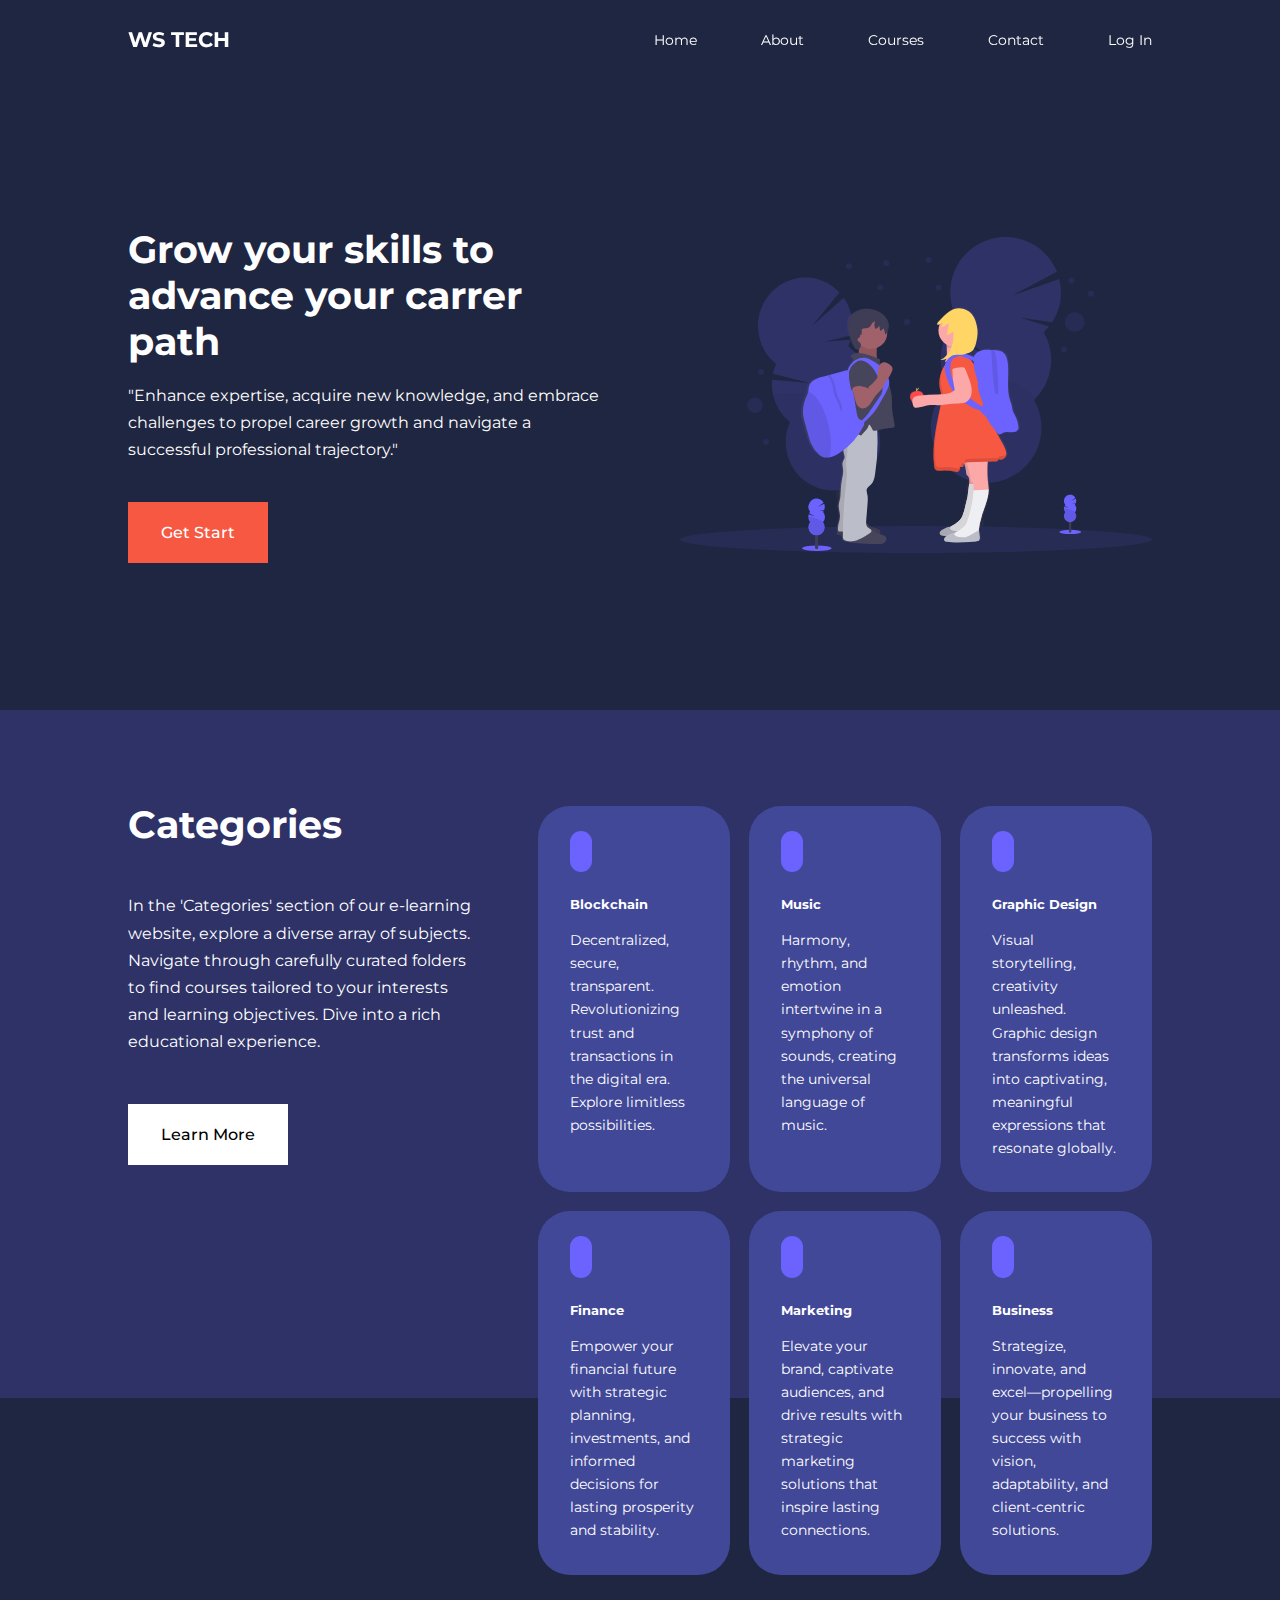
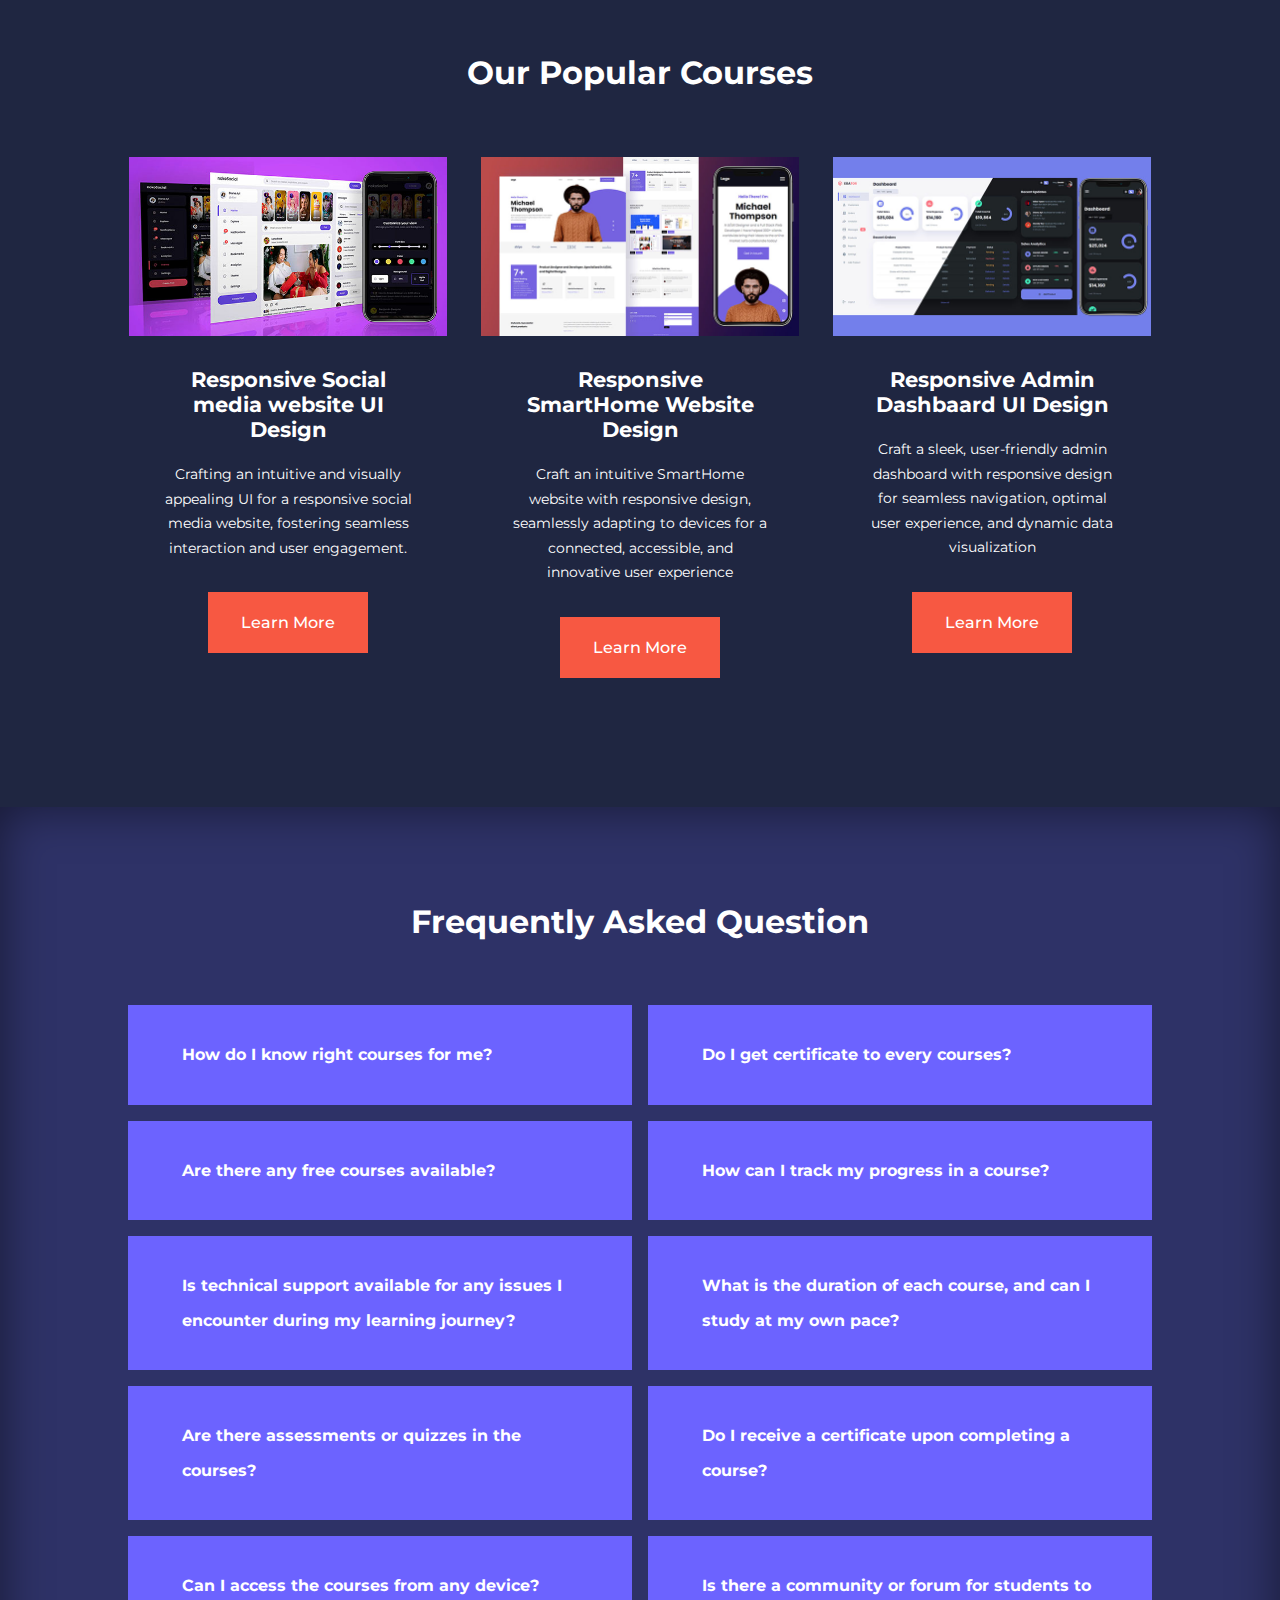
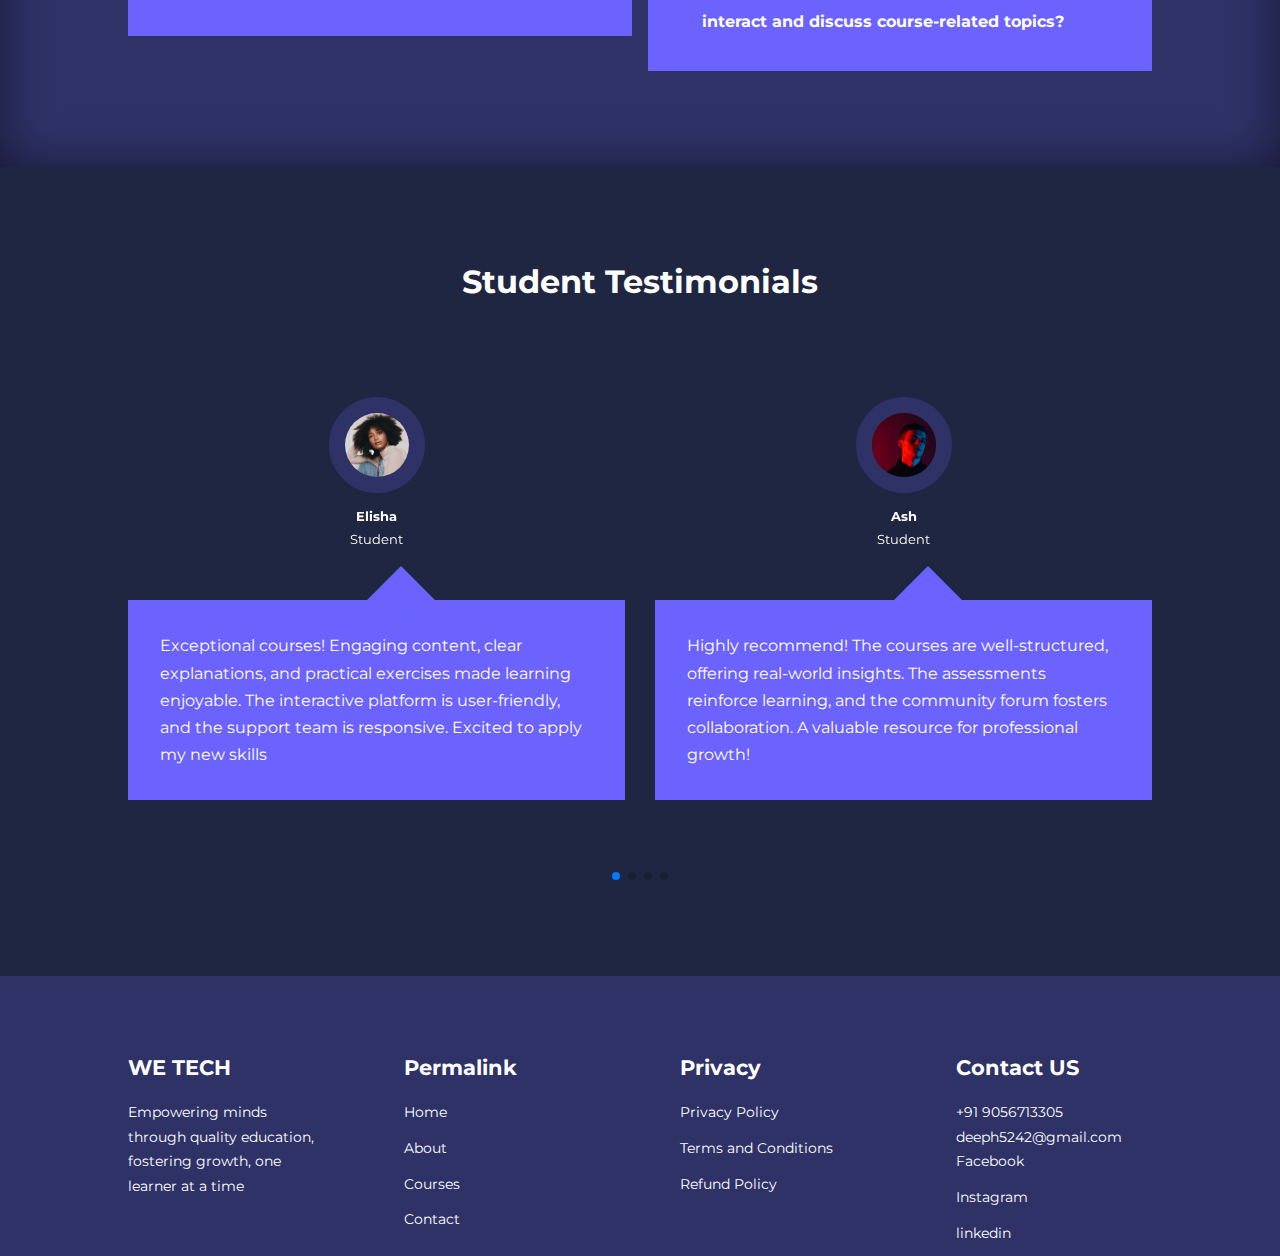
<file: index.html>
<!DOCTYPE html>
<html lang="en">
<head>
    <meta charset="UTF-8">
    <meta name="viewport" content="width=device-width, initial-scale=1.0">
    <title>Virtual Classroom and E=Learning Platform</title>
    <link rel="stylesheet" href= "style.css" >
    
    <!--ICONSCOUT CDN-->
    <link rel="stylesheet" href="https://unicons.iconscout.com/release/v4.0.8/css/line.css">
     <!--Goggle font-->
     <link rel="preconnect" href="https://fonts.googleapis.com">
     <link rel="preconnect" href="https://fonts.gstatic.com" crossorigin>
     <link href="https://fonts.googleapis.com/css2?family=Montserrat:wght@300;400;500;700;800;900&display=swap" rel="stylesheet">
     <!-- swiper js -->
     <link rel="stylesheet" href="https://cdn.jsdelivr.net/npm/swiper@11/swiper-bundle.min.css"/>
     <!-- Google tag (gtag.js) -->
<script async src="https://www.googletagmanager.com/gtag/js?id=G-RQZNR4NJTN"></script>
<script>
  window.dataLayer = window.dataLayer || [];
  function gtag(){dataLayer.push(arguments);}
  gtag('js', new Date());

  gtag('config', 'G-RQZNR4NJTN');
</script>

</head>
<body>
    <nav>
        <div class="container nav__container">
            <a href="index.html"><h4>WS TECH</h4></a>
            <ul class="nav__menu">
                <li><a href="index.html">Home</a></li>
                <li><a href="about.html">About</a></li>
                <li><a href="courses.html">Courses</a></li>
                <li><a href="contact.html">Contact</a></li>
                <li class="ab"><a href="login.html">Log In</a></li>
            </ul>
            <button id="open-menu-btn"><i class="uil uil-bars"></i></button>
            <button id="close-menu-btn"><i class="uil uil-multiply"></i></i></button>
        </div>
    </nav>
    <header>
        <div class=" container header__container">
            <div class="header__left">
                <h1>Grow your skills to advance your carrer path</h1>
                <p>"Enhance expertise, acquire new knowledge, and embrace challenges to propel career growth and navigate a successful professional trajectory."</p>
                <a href="courses.html" class="btn btn-primary">Get Start</a>
            </div>
            <div class="header__right">
                <div class="header__right__image">
                    <img src="./images/header.svg">
                </div>

            </div>
        </div>
    </header>
    <!-- end of header -->
    <section class="catagories">
        <div class="container catagories__container">
            <div class="catagories__left">
                <h1>Categories</h1>
                <p>In the 'Categories' section of our e-learning website, explore a diverse array of subjects. Navigate through carefully curated folders to find courses tailored to your interests and learning objectives. Dive into a rich educational experience.</p>
                <a href="https://www.theverge.com/tech" class="btn">Learn More</a>
            </div>
            <div class="catagories__right">
                <article class="categories">
                    <span class="catagories__icon"><i class="uil uil-bitcoin-circle"></i></span>
                    <h5><a href="https://www.blockchain.com/">Blockchain</a></h5>
                    <p>Decentralized, secure, transparent. Revolutionizing trust and transactions in the digital era. Explore limitless possibilities.</p>
                </article>

                <article class="categories">
                    <span class="catagories__icon"><i class="uil uil-music"></i></i></span>
                    <h5>Music</h5>
                    <p>Harmony, rhythm, and emotion intertwine in a symphony of sounds, creating the universal language of music.</p>
                </article>

                <article class="categories">
                    <span class="catagories__icon"><i class="uil uil-palette"></i></i></span>
                    <h5>Graphic Design</h5>
                    <p>Visual storytelling, creativity unleashed. Graphic design transforms ideas into captivating, meaningful expressions that resonate globally.</p>
                </article>

                <article class="categories">
                    <span class="catagories__icon"><i class="uil uil-coins"></i></i></span>
                    <h5>Finance</h5>
                    <p>Empower your financial future with strategic planning, investments, and informed decisions for lasting prosperity and stability.</p>
                </article>

                <article class="categories">
                    <span class="catagories__icon"><i class="uil uil-megaphone"></i></i></span>
                    <h5>Marketing</h5>
                    <p>Elevate your brand, captivate audiences, and drive results with strategic marketing solutions that inspire lasting connections.</p>
                </article>

                <article class="categories">
                    <span class="catagories__icon"><i class="uil uil-puzzle-piece"></i></i></span>
                    <h5>Business</h5>
                    <p>Strategize, innovate, and excel—propelling your business to success with vision, adaptability, and client-centric solutions.</p>
                </article>
            </div>
            </div>
        </div>
    </section>
    <!-- end of categiros -->
    
    <section class="courses">
        <h2>Our Popular Courses</h2>
        <div class="container courses__container">
            <article class="course">
                <div class="course__image">
                    <img src="./images/course1.jpg">
                </div>
                <div class="coures__info">
                <h4>Responsive Social media website UI Design</h4>
                <p>Crafting an intuitive and visually appealing UI for a responsive social media website, fostering seamless interaction and user engagement.</p>
                <a href="courses.html" class="btn btn-primary">Learn More</a>
                </div>
            </article>
    
    
    
            <article class="course">
                <div class="course__image">
                    <img src="./images/course2.jpg">
                </div>
                <div class="coures__info">
                <h4>Responsive SmartHome Website Design</h4>
                <p>Craft an intuitive SmartHome website with responsive design, seamlessly adapting to devices for a connected, accessible, and innovative user experience</p>
                <a href="courses.html" class="btn btn-primary">Learn More</a>
                </div>
            </article>
    
    
    
            <article class="course">
                <div class="course__image">
                    <img src="./images/course3.jpg">
                </div>
                <div class="coures__info">
                <h4>Responsive Admin Dashbaard UI Design</h4>
                <p>Craft a sleek, user-friendly admin dashboard with responsive design for seamless navigation, optimal user experience, and dynamic data visualization</p>
                <a href="courses.html" class="btn btn-primary">Learn More</a>
                </div>
            </article>
        </div>
       </section>
   <!-- end of coures -->






   <section class="faqs">
    <h2>Frequently Asked Question</h2>
    <div class="container faqs__container">
        <article class="faq">
            <div class="faq__icon"><i class="uil uil-plus"></i></div>
            <div class="question__answer">
                <h4>How do I know right courses for me?<h4>
                <p>Identify your passion, assess skill gaps, consider career goals, explore course content, read reviews, and consult professionals. Choose courses aligned with your interests, career aspirations, and preferred learning style</p>
            </div>
        </article>


        <article class="faq">
            <div class="faq__icon"><i class="uil uil-plus"></i></div>
            <div class="question__answer">
                <h4>Do I get certificate to every courses?<h4>
                <p>Yes,Certificates are awarded upon course completion, validating your expertise. Showcase acquired skills and enhance professional credibility with our accredited certification process for each completed course.</p>
            </div>
        </article>


        <article class="faq">
            <div class="faq__icon"><i class="uil uil-plus"></i></div>
            <div class="question__answer">
                <h4>Are there any free courses available?<h4>
                <p>Yes, we offer free courses to cater to diverse learning needs</p>
            </div>
        </article>


        <article class="faq">
            <div class="faq__icon"><i class="uil uil-plus"></i></div>
            <div class="question__answer">
                <h4>How can I track my progress in a course?
                    <h4>
                <p>Easily monitor your progress through our user-friendly interface, allowing you to track your achievements and stay motivated throughout your learning experience.</p>
            </div>
        </article>



        <article class="faq">
            <div class="faq__icon"><i class="uil uil-plus"></i></div>
            <div class="question__answer">
                <h4>Is technical support available for any issues I encounter during my learning journey?<h4>
                <p>Rest assured, our dedicated 24/7 technical support team is ready to assist you with any issues or queries you may encounter during your learning adventure.</p>
            </div>
        </article>


        <article class="faq">
            <div class="faq__icon"><i class="uil uil-plus"></i></div>
            <div class="question__answer">
                <h4>What is the duration of each course, and can I study at my own pace?<h4>
                <p>Our courses are designed to be self-paced, granting you the flexibility to tailor your learning schedule to fit your individual needs and commitments.</p>
            </div>
        </article>


        <article class="faq">
            <div class="faq__icon"><i class="uil uil-plus"></i></div>
            <div class="question__answer">
                <h4>Are there assessments or quizzes in the courses?<h4>
                <p>Interactive assessments and quizzes are integrated into our courses to reinforce your learning, providing valuable insights into your progress and comprehension of the material. </p>
            </div>
        </article>



        <article class="faq">
            <div class="faq__icon"><i class="uil uil-plus"></i></div>
            <div class="question__answer">
                <h4>Do I receive a certificate upon completing a course?</h4>
                <p>Upon successful completion of a course, you'll be awarded a certificate, a tangible recognition of your dedication and accomplishment in mastering the subject matter</p>
            </div>
        </article>



        <article class="faq">
            <div class="faq__icon"><i class="uil uil-plus"></i></div>
            <div class="question__answer">
                <h4>Can I access the courses from any device?<h4>
                <p>Access your courses anytime, anywhere, and from any device. Enjoy the convenience of seamless learning that adapts to your lifestyle and preferences.</p>
            </div>
        </article>


        <article class="faq">
            <div class="faq__icon"><i class="uil uil-plus"></i></div>
            <div class="question__answer">
                <h4>Is there a community or forum for students to interact and discuss course-related topics?<h4>
                <p>Join our vibrant community forums to connect with fellow learners, engage in discussions, and share insights on course topics, fostering a collaborative and enriching learning environment.</p>
            </div>
        </article>
    </div>
   </section>

    
   <!-- end of faq -->


   <section class="container testimonials__container  mySwiper">
    <h2>Student Testimonials</h2>
    <div class="swiper-wrapper">
        <article class="testimonials swiper-slide">
            <div class="avatar">
                <img src="./images/avatar1.jpg">
            </div>
            <div class="testimonials__info">
                <h5>Elisha</h5>
                <small>Student</small>
            </div>
            <div class="testimonials__body">
                <p>Exceptional courses! Engaging content, clear explanations, and practical exercises made learning enjoyable. The interactive platform is user-friendly, and the support team is responsive. Excited to apply my new skills</p>
            </div>
        </article>


        <article class="testimonials swiper-slide">
            <div class="avatar">
                <img src="./images/avatar2.jpg">
            </div>
            <div class="testimonials__info">
                <h5>Ash</h5>
                <small>Student</small>
            </div>
            <div class="testimonials__body">
                <p>Highly recommend! The courses are well-structured, offering real-world insights. The assessments reinforce learning, and the community forum fosters collaboration. A valuable resource for professional growth!</p>
            </div>
        </article>


        <article class="testimonials swiper-slide">
            <div class="avatar">
                <img src="./images/avatar3.jpg">
            </div>
            <div class="testimonials__info">
                <h5>Robart</h5>
                <small>Student</small>
            </div>
            <div class="testimonials__body">
                <p>Outstanding platform! Courses are comprehensive, with diverse topics. The self-paced format suits my schedule, and the certificates add a professional touch. Top-notch support and a vibrant learning community make it exceptional</p>
            </div>
        </article>


        <article class="testimonials swiper-slide">
            <div class="avatar">
                <img src="./images/avatar4.jpg">
            </div>
            <div class="testimonials__info">
                <h5>Jashmine</h5>
                <small>Student</small>
            </div>
            <div class="testimonials__body">
                <p>Impressive! The courses are rich in content, and the interactive elements keep you engaged. Clear progression and challenging assessments ensure a deep understanding. Plus, the certificate is a fantastic validation of your efforts</p>
            </div>
        </article>


        <article class="testimonials swiper-slide">
            <div class="avatar">
                <img src="./images/avatar5.jpg">
            </div>
            <div class="testimonials__info">
                <h5>Tina</h5>
                <small>Student</small>
            </div>
            <div class="testimonials__body">
                <p>Fantastic learning experience! The courses are thorough, and the interactive quizzes make it easy to grasp concepts. Timely support and a community of like-minded learners create a supportive environment. A game-changer for skill development</p>
            </div>
        </article>

    </div>
    <div class="swiper-pagination"></div>
   </section>
<!-- footer -->
   <footer class="footer">
    <div class="container footer__container">
        <div class="footer__1">
            <a href="index.html" class="footer__logo"><h4>WE TECH</h4></a>
            <p>Empowering minds through quality education, fostering growth, one learner at a time</p>
        </div>
    <div class="footer__2">
        <h4>Permalink</h4>
        <ul class="permalink">
            <li><a href="index.html">Home</a></li>
            <li><a href="about.html">About</a></li>
            <li><a href="courses.html">Courses</a></li>
            <li><a href="contact.html">Contact</a></li>
        </ul>
    </div>
    <div class="footer__3">
        <h4>Privacy</h4>
        <ul class="privacy">
            <li><a href="https://www.earthclone.in/privacy-policy">Privacy Policy</a></li>
            <li><a href="https://termly.io/resources/templates/terms-and-conditions-template/">Terms and Conditions</a></li>
            <li><a href="https://www.websitepolicies.com/blog/sample-return-refund-policy-template">Refund Policy</a></li>
        </ul>
    </div>
    <div class="footer__4">
        <h4 >Contact US</h4>
        <div>
            <p>+91 9056713305 </p>
            <p> deeph5242@gmail.com</p>
        </div>   
        <ul class="footer_socials">
        <li><a href="https://www.facebook.com/harshdeep.harika.3?mibextid=kFxxJD"><i class="uil uil-facebook-f"></i>Facebook</a></li>
        <li><a href="https://www.instagram.com/wstec.h/"><i class="uil uil-instagram-alt"></i>Instagram</a></li>
        <li><a href="https://www.linkedin.com/in/ws-tech-320873391/"><i class="uil uil-linkedin-alt"></i>linkedin</a></li>
        </ul>
    </div>
</div>
</footer>
   <!-- java script link -->
   <script src="https://cdn.jsdelivr.net/npm/swiper@11/swiper-bundle.min.js"></script>
   <script src="main.js"></script>
   <!-- Initialize Swiper -->
  <script>
    var swiper = new Swiper(".mySwiper", {
      slidesPerView: 2,
      spaceBetween: 30,
      pagination: {
        el: ".swiper-pagination",
        clickable: true,
      },
    });
  </script>
  <!-- Chatbase Chatbot -->
<script>
(function(){
  if(!window.chatbase || window.chatbase("getState")!=="initialized"){
    window.chatbase=(...arguments)=>{
      if(!window.chatbase.q){window.chatbase.q=[]}
      window.chatbase.q.push(arguments)
    };
    window.chatbase=new Proxy(window.chatbase,{
      get(target,prop){
        if(prop==="q"){return target.q}
        return(...args)=>target(prop,...args)
      }
    })
  }
  const onLoad=function(){
    const script=document.createElement("script");
    script.src="https://www.chatbase.co/embed.min.js";
    script.id="C395UuSdFXwMfx-LIY1hw";
    script.domain="www.chatbase.co";
    document.body.appendChild(script)
  };
  if(document.readyState==="complete"){onLoad()}
  else{window.addEventListener("load",onLoad)}
})();
</script>

   
</body>
</html>
</file>
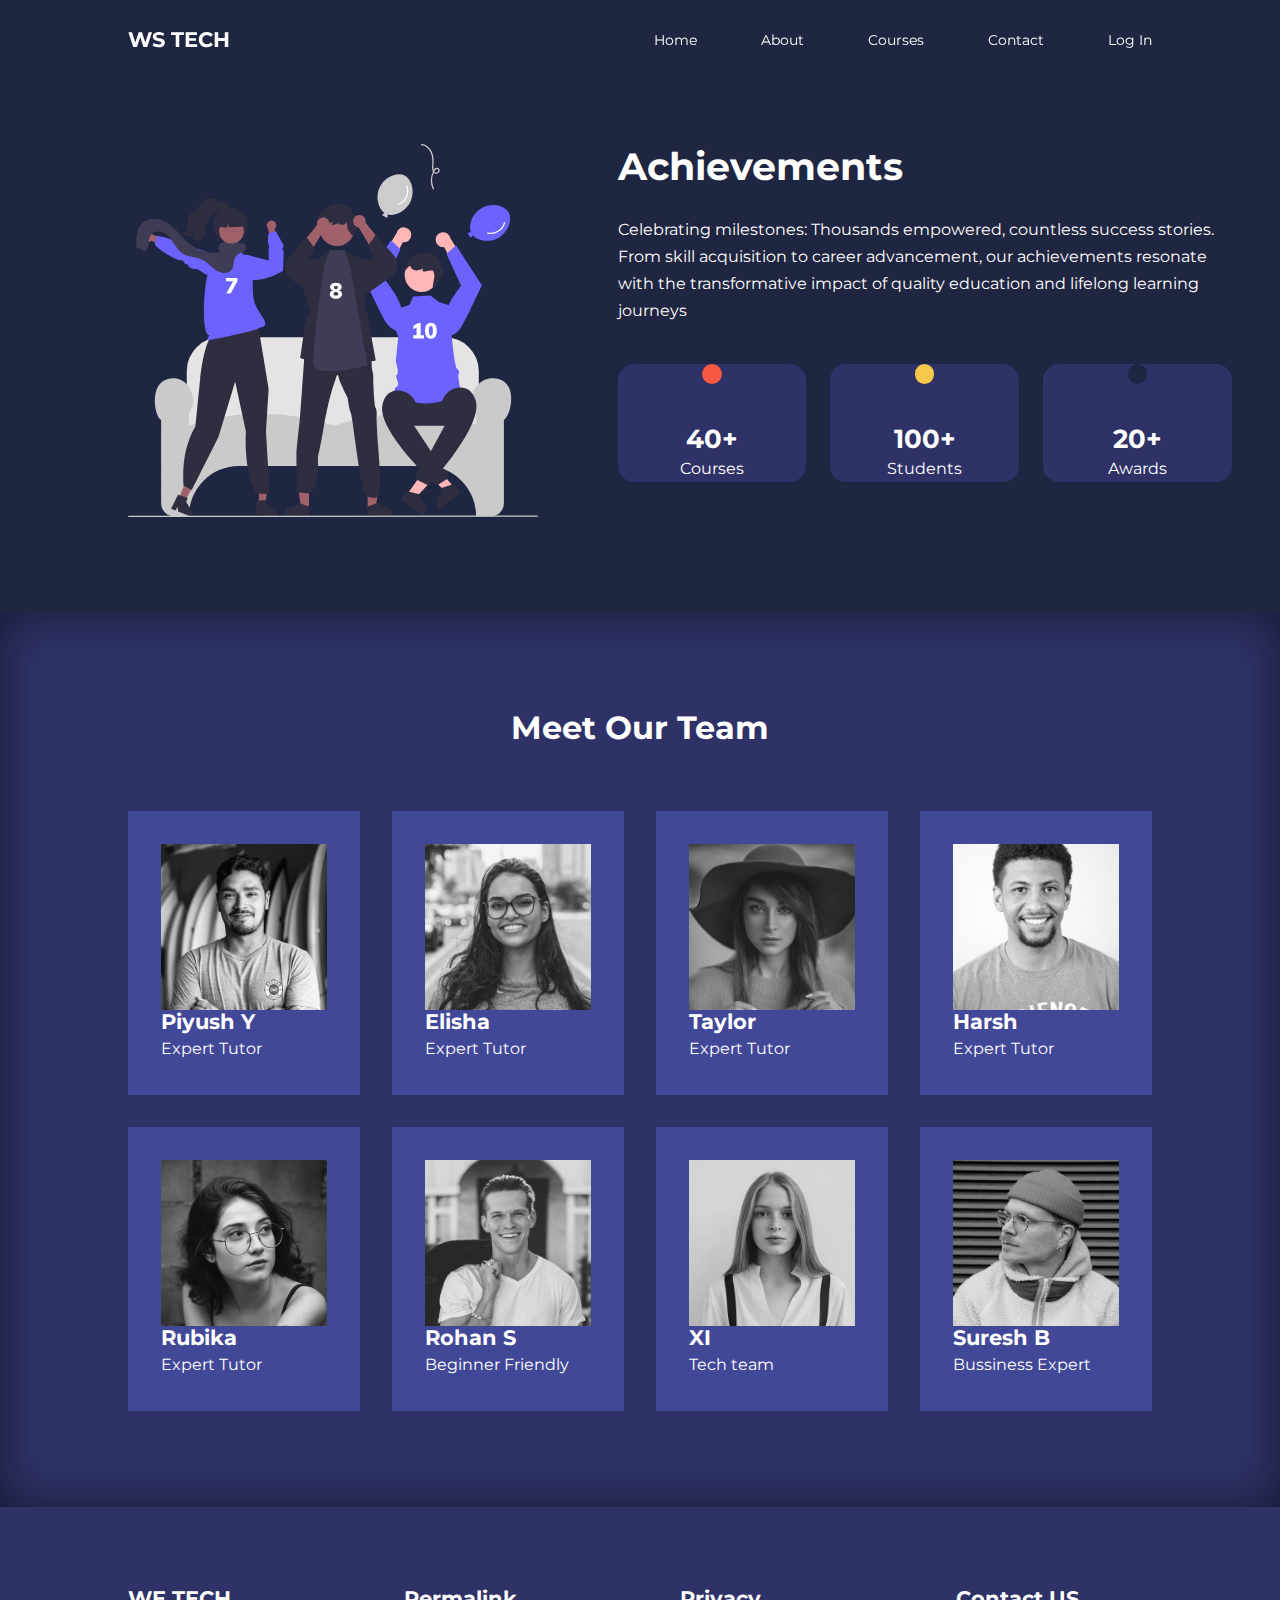
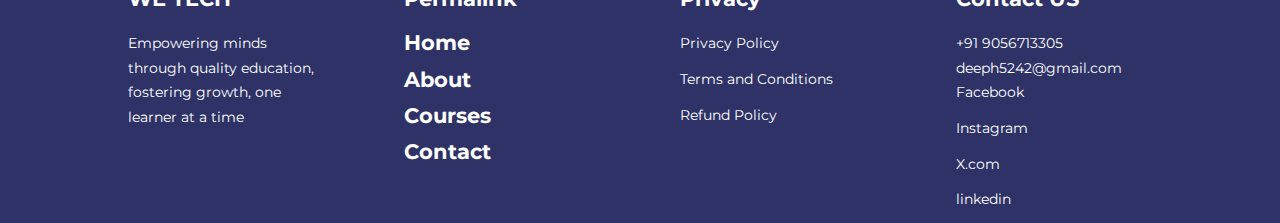
<file: about.html>
<!DOCTYPE html>
<html lang="en">
<head>
    <meta charset="UTF-8">
    <meta name="viewport" content="width=device-width, initial-scale=1.0">
    
    <title>Virtual Classroom and E=Learning Platform</title>
    <link rel="stylesheet" href= "about.css" >
    <link rel="stylesheet" href= "style.css" >
    <!--ICONSCOUT CDN-->
    <link rel="stylesheet" href="https://unicons.iconscout.com/release/v4.0.8/css/line.css">
     <!--Goggle font-->
     <link rel="preconnect" href="https://fonts.googleapis.com">
     <link rel="preconnect" href="https://fonts.gstatic.com" crossorigin>
     <link href="https://fonts.googleapis.com/css2?family=Montserrat:wght@300;400;500;700;800;900&display=swap" rel="stylesheet">
     <!-- swiper js -->
     <link rel="stylesheet" href="https://cdn.jsdelivr.net/npm/swiper@11/swiper-bundle.min.css"/>

</head>
<body>
    <nav>
        <div class="container nav__container">
            <a href="index.html"><h4>WS TECH</h4></a>
            <ul class="nav__menu">
                <li><a href="index.html">Home</a></li>
                <li><a href="about.html">About</a></li>
                <li><a href="courses.html">Courses</a></li>
                <li><a href="contact.html">Contact</a></li>
                <li class="ab"><a href="login.html">Log In</a></li>
            </ul>
            <button id="open-menu-btn"><i class="uil uil-bars"></i></button>
            <button id="close-menu-btn"><i class="uil uil-multiply"></i></i></button>
        </div>
    </nav>
    <section class="about__achievements">
        <div class="container about__achievements-container">
            <div class="about__achievements-left">
            <img src="./images/about achievements.svg">
            </div>
            <div class="about__achievements-right">
                <h1>Achievements</h1>
                <p>Celebrating milestones: Thousands empowered, countless success stories. From skill acquisition to career advancement, our achievements resonate with the transformative impact of quality education and lifelong learning journeys</p>
                <div class="achievements__cards">
                    <article class="achievements__card">
                        <span class="achievements__icons"><i class="uil uil-video"></i></span>
                        <h3>40+</h3>
                        <p>Courses</p>
                    </article>

                    <article class="achievements__card">
                        <span class="achievements__icon"><i class="uil uil-user"></i></span>
                        <h3>100+</h3>
                        <p>Students</p>
                    </article>

                    <article class="achievements__card">
                        <span class="achievements__iconss"><i class="uil uil-award"></i></span>
                        <h3>20+</h3>
                        <p>Awards</p>
                    </article>
                </div>
            </div>
        </div>
    </section>
<!-- team info -->
<section class="team">
    <h2>Meet Our Team</h2>
    <div class="container team__container">
    <article class="team__member">
        <div class="team__member-image">
            <img src="./images/tm1.jpg">
        </div>
        <div class="team__member__info">
            <h4>Piyush Y</h4>
            <p>Expert Tutor</p>
        </div>
        <div class="team__member__social">
            <a href="https://instagram.com" target="_blank"><i class="uil uil-instagram-alt"></i></a>
            <a href="https://twitter.com" target="_blank"><i class="uil uil-twitter-alt"></i></a>
            <a href="https://linkedin.com" target="_blank"><i class="uil uil-linkedin-alt"></i></a>
            
        </div>
    </article>

    <article class="team__member">
        <div class="team__member-image">
            <img src="./images/tm2.jpg">
        </div>
        <div class="team__member__info">
            <h4>Elisha</h4>
            <p>Expert Tutor</p>
        </div>
        <div class="team__member__social">
            <a href="https://instagram.com" target="_blank"><i class="uil uil-instagram-alt"></i></a>
            <a href="https://twitter.com" target="_blank"><i class="uil uil-twitter-alt"></i></a>
            <a href="https://linkedin.com" target="_blank"><i class="uil uil-linkedin-alt"></i></a>
            
        </div>
    </article>

    <article class="team__member">
        <div class="team__member-image">
            <img src="./images/tm3.jpg">
        </div>
        <div class="team__member__info">
            <h4>Taylor</h4>
            <p>Expert Tutor</p>
        </div>
        <div class="team__member__social">
            <a href="https://instagram.com" target="_blank"><i class="uil uil-instagram-alt"></i></a>
            <a href="https://twitter.com" target="_blank"><i class="uil uil-twitter-alt"></i></a>
            <a href="https://linkedin.com" target="_blank"><i class="uil uil-linkedin-alt"></i></a>
            
        </div>
    </article>


    <article class="team__member">
        <div class="team__member-image">
            <img src="./images/tm4.jpg">
        </div>
        <div class="team__member__info">
            <h4>Harsh</h4>
            <p>Expert Tutor</p>
        </div>
        <div class="team__member__social">
            <a href="https://instagram.com" target="_blank"><i class="uil uil-instagram-alt"></i></a>
            <a href="https://twitter.com" target="_blank"><i class="uil uil-twitter-alt"></i></a>
            <a href="https://linkedin.com" target="_blank"><i class="uil uil-linkedin-alt"></i></a>
            
        </div>
    </article>



    <article class="team__member">
        <div class="team__member-image">
            <img src="./images/tm5.jpg">
        </div>
        <div class="team__member__info">
            <h4>Rubika</h4>
            <p>Expert Tutor</p>
        </div>
        <div class="team__member__social">
            <a href="https://instagram.com" target="_blank"><i class="uil uil-instagram-alt"></i></a>
            <a href="https://twitter.com" target="_blank"><i class="uil uil-twitter-alt"></i></a>
            <a href="https://linkedin.com" target="_blank"><i class="uil uil-linkedin-alt"></i></a>
            
        </div>
    </article>


    <article class="team__member">
        <div class="team__member-image">
            <img src="./images/tm6.jpg">
        </div>
        <div class="team__member__info">
            <h4>Rohan S</h4>
            <p>Beginner Friendly</p>
        </div>
        <div class="team__member__social">
            <a href="https://instagram.com" target="_blank"><i class="uil uil-instagram-alt"></i></a>
            <a href="https://twitter.com" target="_blank"><i class="uil uil-twitter-alt"></i></a>
            <a href="https://linkedin.com" target="_blank"><i class="uil uil-linkedin-alt"></i></a>
            
        </div>
    </article>


    <article class="team__member">
        <div class="team__member-image">
            <img src="./images/tm7.jpg">
        </div>
        <div class="team__member__info">
            <h4>XI</h4>
            <p>Tech team</p>
        </div>
        <div class="team__member__social">
            <a href="https://instagram.com" target="_blank"><i class="uil uil-instagram-alt"></i></a>
            <a href="https://twitter.com" target="_blank"><i class="uil uil-twitter-alt"></i></a>
            <a href="https://linkedin.com" target="_blank"><i class="uil uil-linkedin-alt"></i></a>
            
        </div>
    </article>



    <article class="team__member">
        <div class="team__member-image">
            <img src="./images/tm8.jpg">
        </div>
        <div class="team__member__info">
            <h4>Suresh B</h4>
            <p>Bussiness Expert</p>
        </div>
        <div class="team__member__social">
            <a href="https://instagram.com" target="_blank"><i class="uil uil-instagram-alt"></i></a>
            <a href="https://twitter.com" target="_blank"><i class="uil uil-twitter-alt"></i></a>
            <a href="https://linkedin.com" target="_blank"><i class="uil uil-linkedin-alt"></i></a>
            
        </div>
    </article>
    </div>
</section>
<footer class="footer">
        <div class="container footer__container">
            <div class="footer__1">
                <a href="index.html" class="footer__logo"><h4>WE TECH</h4></a>
                <p>Empowering minds through quality education, fostering growth, one learner at a time</p>
            </div>
        <div class="footer__2">
            <h4>Permalink<h4>
            <ul class="permalink">
                <li><a href="index.html">Home</a></li>
                <li><a href="about.html">About</a></li>
                <li><a href="courses.html">Courses</a></li>
                <li><a href="contact.html">Contact</a></li>
            </ul>
        </div>
        <div class="footer__3">
            <h4>Privacy</h4>
            <ul class="privacy">
                <li><a href="https://www.earthclone.in/privacy-policy">Privacy Policy</a></li>
                <li><a href="https://termly.io/resources/templates/terms-and-conditions-template/">Terms and Conditions</a></li>
                <li><a href="https://www.websitepolicies.com/blog/sample-return-refund-policy-template">Refund Policy</a></li>
            </ul>
        </div>
        <div class="footer__4">
            <h4 >Contact US</h4>
            <div>
                <p>+91 9056713305 </p>
                <p> deeph5242@gmail.com</p>
            </div>   
            <ul class="footer_socials">
            <li><a href="https://www.facebook.com/harshdeep.harika.3?mibextid=kFxxJD"><i class="uil uil-facebook-f"></i>Facebook</a></li>
            <li><a href="https://instagram.com/harsh_harika0001?igshid=OGQ5ZDc2ODk2ZA=="><i class="uil uil-instagram-alt"></i>Instagram</a></li>
            <li><a href="https://x.com/Harsh_jat0001?t=g97eGH_CiBfOuxfIWmQfdQ&s=08"><i class="uil uil-twitter"></i>X.com</a></li>
            <li><a href="https://www.linkedin.com/in/harsh-deep-66369b294?utm_source=share&utm_campaign=share_via&utm_content=profile&utm_medium=android_app"><i class="uil uil-linkedin-alt"></i>linkedin</a></li>
            </ul>
        </div>
    </div>
    </footer>
    <script src="main.js"></script>
    <script>
(function(){if(!window.chatbase||window.chatbase("getState")!=="initialized"){window.chatbase=(...arguments)=>{if(!window.chatbase.q){window.chatbase.q=[]}window.chatbase.q.push(arguments)};window.chatbase=new Proxy(window.chatbase,{get(target,prop){if(prop==="q"){return target.q}return(...args)=>target(prop,...args)}})}const onLoad=function(){const script=document.createElement("script");script.src="https://www.chatbase.co/embed.min.js";script.id="C395UuSdFXwMfx-LIY1hw";script.domain="www.chatbase.co";document.body.appendChild(script)};if(document.readyState==="complete"){onLoad()}else{window.addEventListener("load",onLoad)}})();
</script>
</body>
</html>
</file>
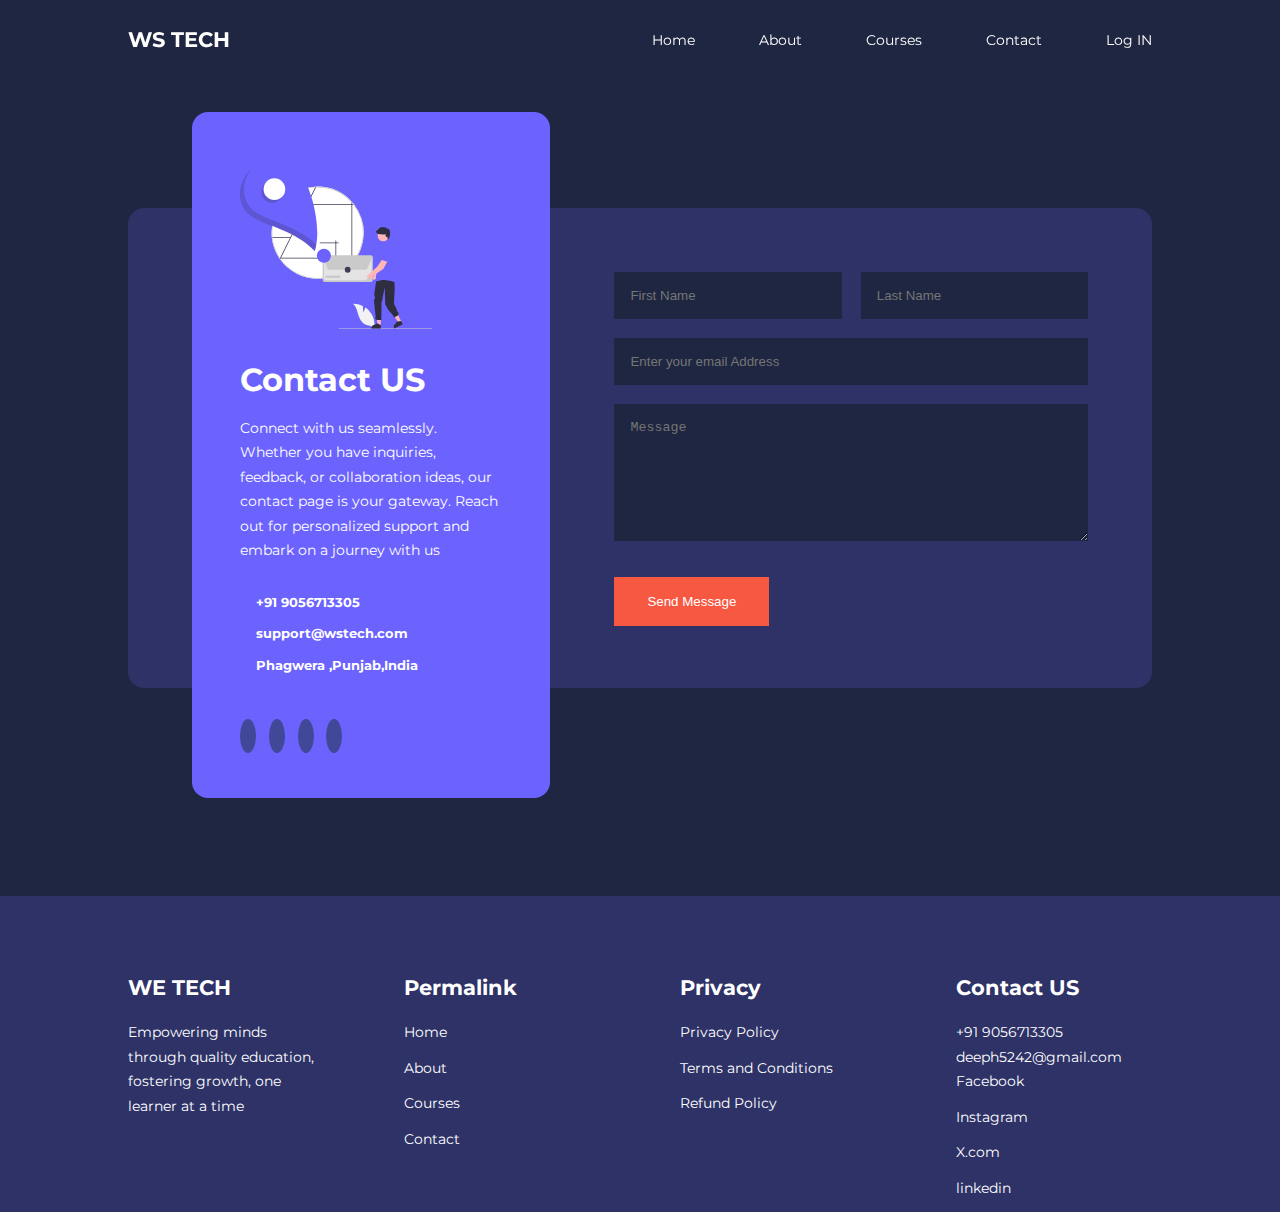
<file: contact.html>
<!DOCTYPE html>
<html lang="en">
    
<head>
    <meta charset="UTF-8">
    <meta name="viewport" content="width=device-width, initial-scale=1.0">
    <title>Virtual Classroom and E=Learning Platform</title>
    <link rel="stylesheet" href= "about.css" >
    <link rel="stylesheet" href= "style.css" >
    <link rel="stylesheet" href= "contact.css" >

    <!--ICONSCOUT CDN-->
    <link rel="stylesheet" href="https://unicons.iconscout.com/release/v4.0.8/css/line.css">
     <!--Goggle font-->
     <link rel="preconnect" href="https://fonts.googleapis.com">
     <link rel="preconnect" href="https://fonts.gstatic.com" crossorigin>
     <link href="https://fonts.googleapis.com/css2?family=Montserrat:wght@300;400;500;700;800;900&display=swap" rel="stylesheet">
     <!-- swiper js -->
     <link rel="stylesheet" href="https://cdn.jsdelivr.net/npm/swiper@11/swiper-bundle.min.css"/>

</head>
<body>
    <nav>
        <div class="container nav__container">
            <a href="index.html"><h4>WS TECH</h4></a>
            <ul class="nav__menu">
                <li><a href="index.html">Home</a></li>
                <li><a href="about.html">About</a></li>
                <li><a href="courses.html">Courses</a></li>
                <li><a href="contact.html">Contact</a></li>
                <li class="ab"><a href="login.html">Log IN</a></li>
            </ul>
            <button id="open-menu-btn"><i class="uil uil-bars"></i></button>
            <button id="close-menu-btn"><i class="uil uil-multiply"></i></i></button>
        </div>
    </nav>


    <section class="contact">
        <div class="container contact__container">
            <aside class="contact__aside">
                <div class="aside__image">
                    <img src="./images/contact.svg">
                </div>
                <h2>Contact US</h2>
                <p>Connect with us seamlessly. Whether you have inquiries, feedback, or collaboration ideas, our contact page is your gateway. Reach out for personalized support and embark on a journey with us</p>
                <ul class="contact__details">
                    <li>
                        <i class="vil uil-phone-times"></i>
                        <h5>+91 9056713305</h5>
                    </li>
                    <li>
                        <i class="vil uil-envelope"></i>
                        <h5>support@wstech.com</h5>
                    </li>
                    <li>
                        <i class="vil uil-location-point"></i>
                        <h5>Phagwera ,Punjab,India</h5>
                    </li>
                </ul>
                <ul class="contact__socials">
                    <li>
                        <a href="https://facebook.com"><i class="vil uil-facebook-f"></i></a>
                    </li>
                    <li>
                        <a href="https://instagram.com"><i class="vil uil-instagram"></i></a>
                    </li>
                    <li>
                        <a href="https://twitter.com"><i class="vil uil-twitter"></i></a>
                    </li>
                    <li>
                        <a href="https://linkedin.com"><i class="vil uil-linkedin-alt"></i></a>
                    </li>
                </ul>
            </aside>


            <form class="contact__form" action="https://formspree.io/f/mayggqzq" method="POST">
                <div class="form__name">
                    <input type="text" name="First Name" placeholder="First Name" required>
                    <input type="text" name="Last Name" placeholder="Last Name" required>
                </div>
                <input type="email" name="Email Address" placeholder="Enter your email Address" required>
                <textarea name="Message" rows="7" required placeholder="Message"></textarea>
                <button type="submit" class="btn btn-primary">Send Message</button>
            </form>



        </div>
    </section>








    <footer class="footer">
        <div class="container footer__container">
            <div class="footer__1">
                <a href="index.html" class="footer__logo"><h4>WE TECH</h4></a>
                <p>Empowering minds through quality education, fostering growth, one learner at a time</p>
            </div>
        <div class="footer__2">
            <h4>Permalink</h4>
            <ul class="permalink">
                <li><a href="index.html">Home</a></li>
                <li><a href="about.html">About</a></li>
                <li><a href="courses.html">Courses</a></li>
                <li><a href="contact.html">Contact</a></li>
            </ul>
        </div>
        <div class="footer__3">
            <h4>Privacy</h4>
            <ul class="privacy">
                <li><a href="https://www.earthclone.in/privacy-policy">Privacy Policy</a></li>
                <li><a href="https://termly.io/resources/templates/terms-and-conditions-template/">Terms and Conditions</a></li>
                <li><a href="https://www.websitepolicies.com/blog/sample-return-refund-policy-template">Refund Policy</a></li>
            </ul>
        </div>
        <div class="footer__4">
            <h4 >Contact US</h4>
            <div>
                <p>+91 9056713305 </p>
                <p> deeph5242@gmail.com</p>
            </div>   
            <ul class="footer_socials">
            <li><a href="https://www.facebook.com/harshdeep.harika.3?mibextid=kFxxJD"><i class="uil uil-facebook-f"></i>Facebook</a></li>
            <li><a href="https://instagram.com/harsh_harika0001?igshid=OGQ5ZDc2ODk2ZA=="><i class="uil uil-instagram-alt"></i>Instagram</a></li>
            <li><a href="https://x.com/Harsh_jat0001?t=g97eGH_CiBfOuxfIWmQfdQ&s=08"><i class="uil uil-twitter"></i>X.com</a></li>
            <li><a href="https://www.linkedin.com/in/harsh-deep-66369b294?utm_source=share&utm_campaign=share_via&utm_content=profile&utm_medium=android_app"><i class="uil uil-linkedin-alt"></i>linkedin</a></li>
            </ul>
        </div>
    </div>
    </footer>
       <!-- java script link -->
       <script src="https://cdn.jsdelivr.net/npm/swiper@11/swiper-bundle.min.js"></script>
       <script src="main.js"></script>
       <!-- Initialize Swiper -->
      <script>
        var swiper = new Swiper(".mySwiper", {
          slidesPerView: 2,
          spaceBetween: 30,
          pagination: {
            el: ".swiper-pagination",
            clickable: true,
          },
        });
      </script>
    
       
    </body>
    </html>
</file>
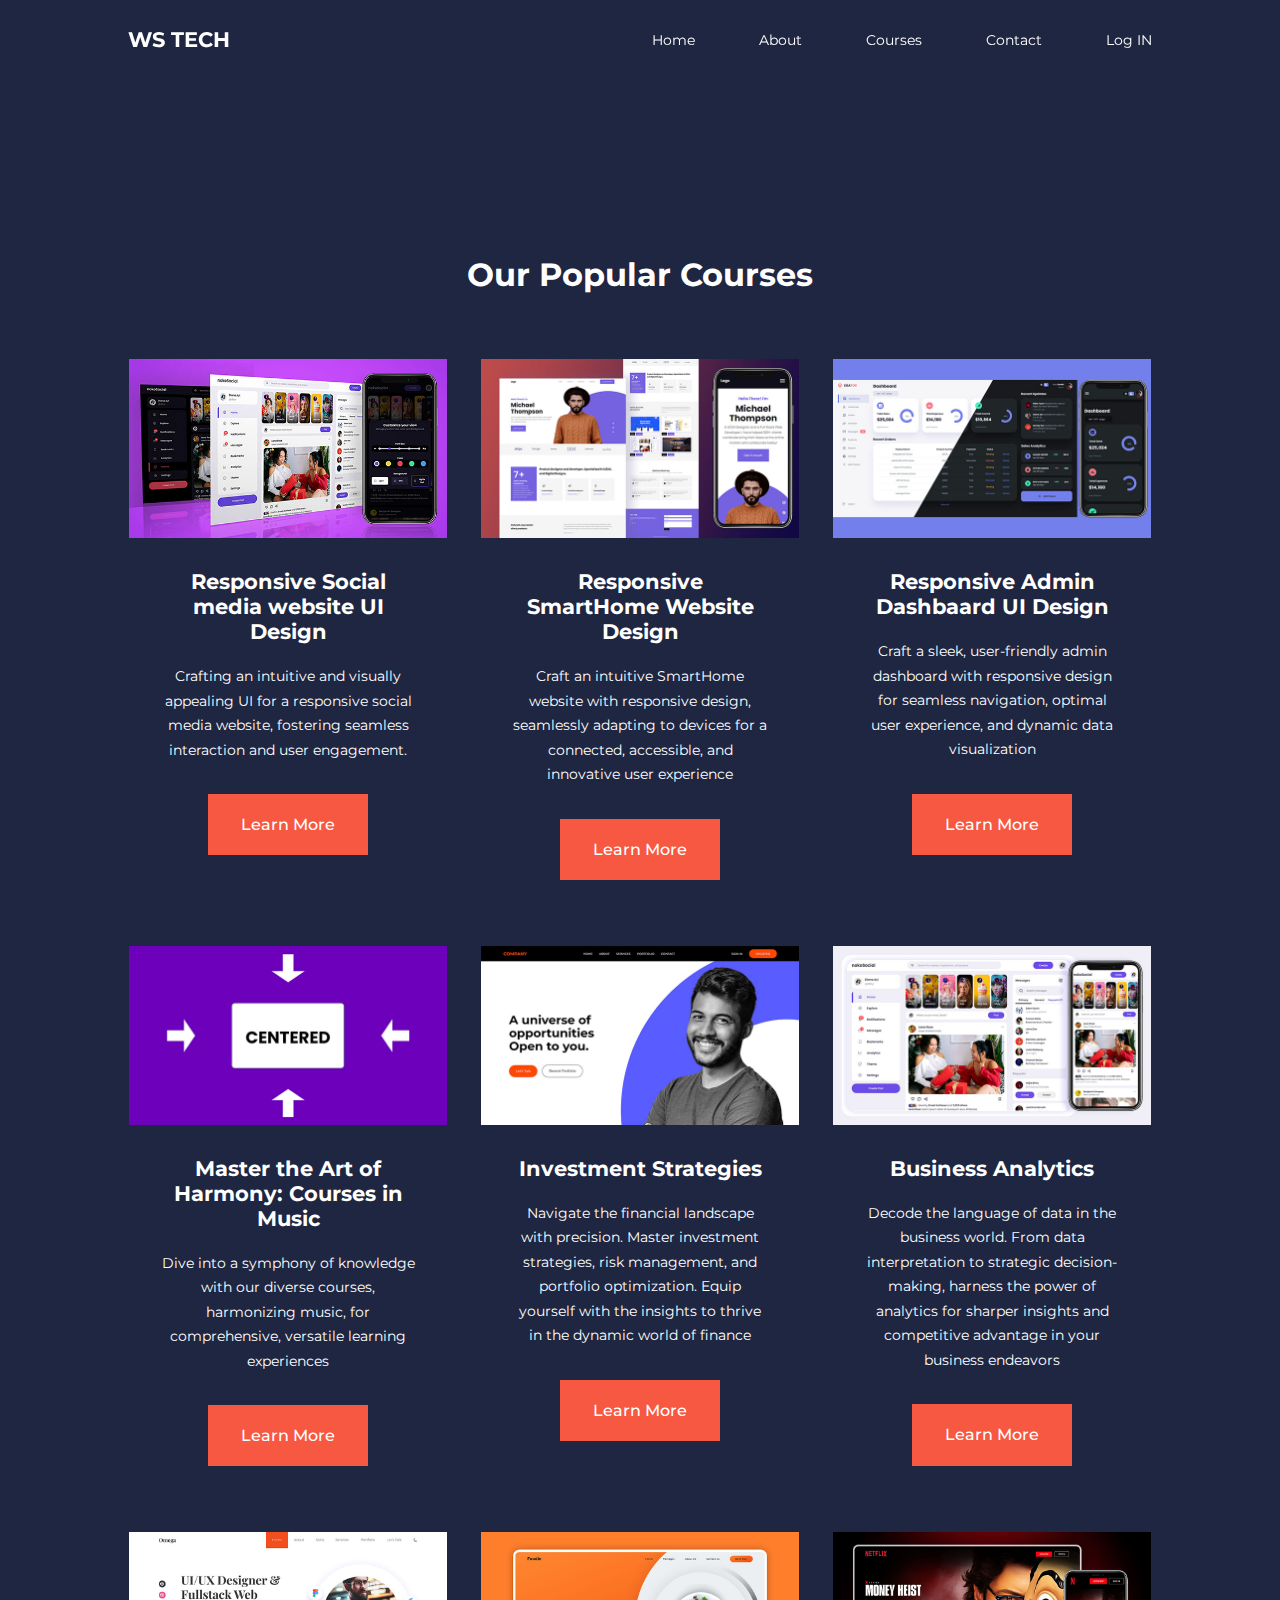
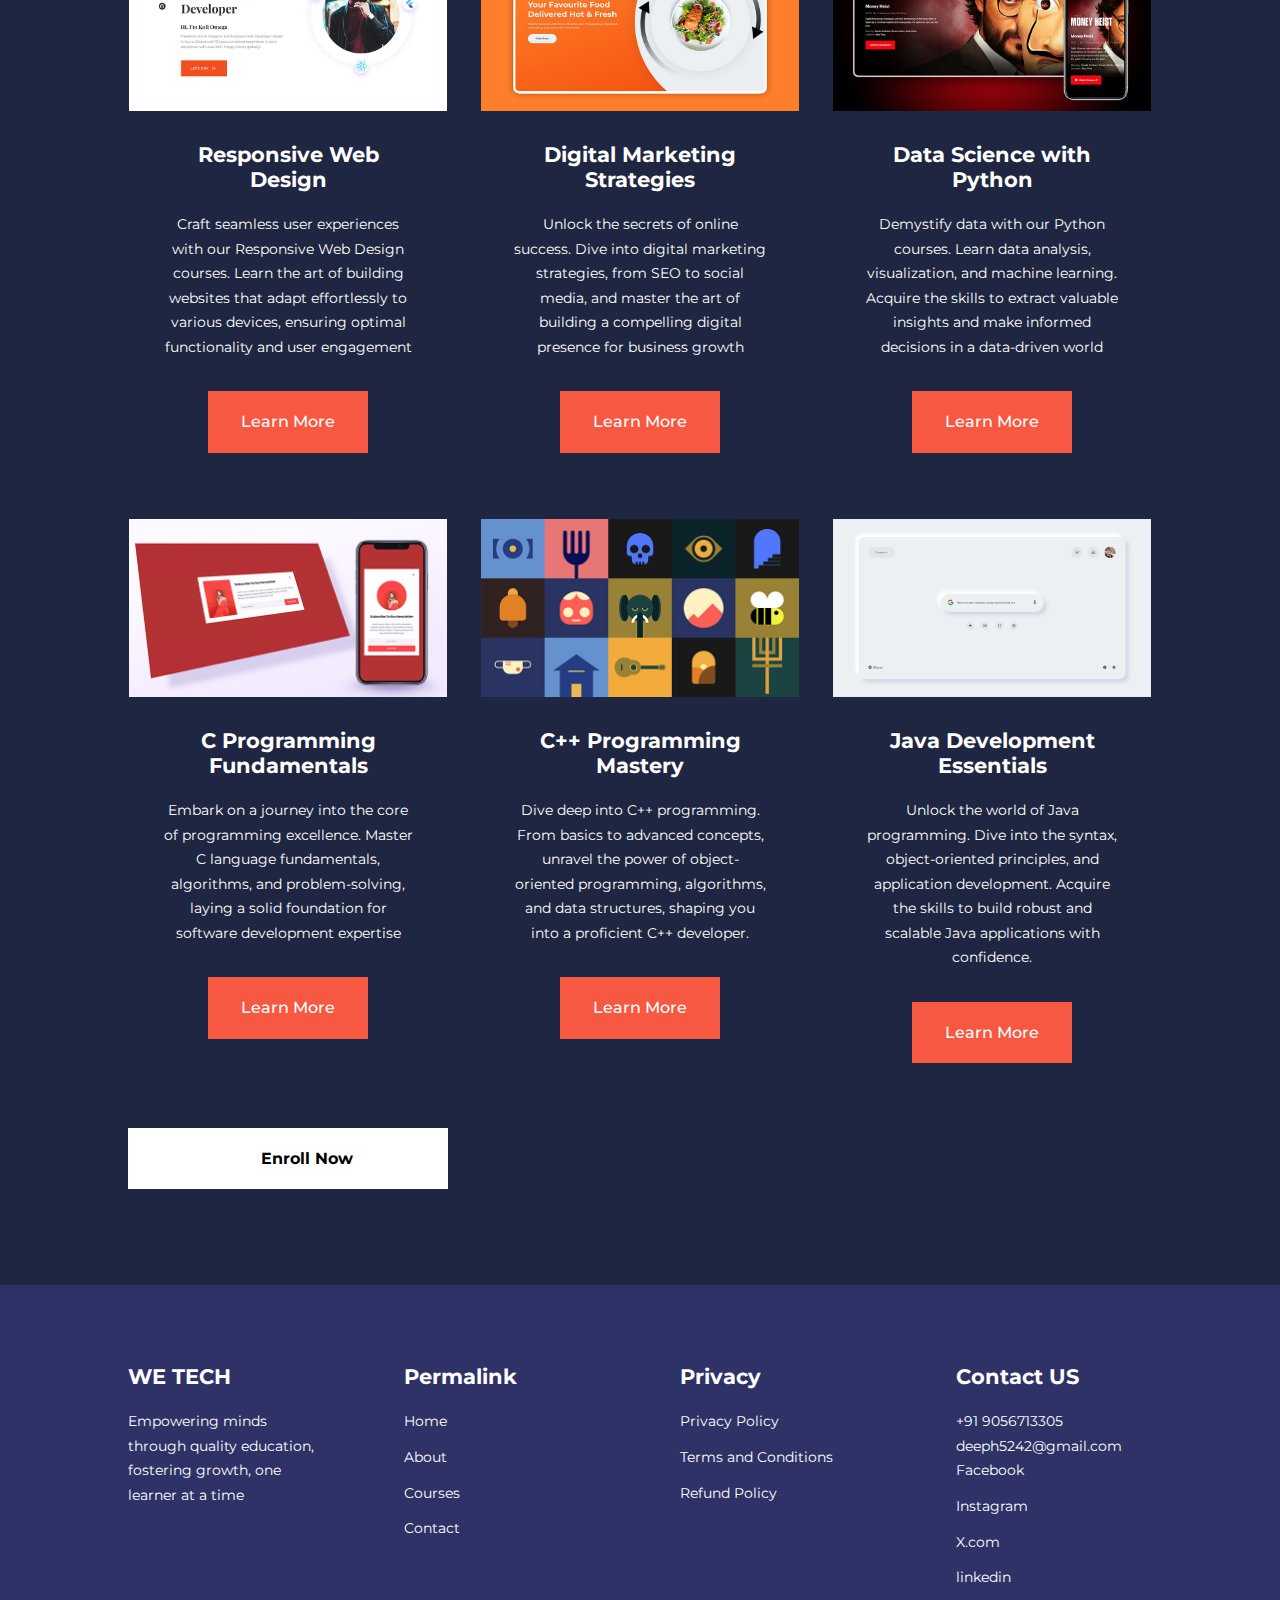
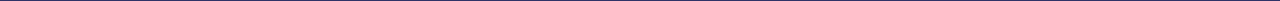
<file: courses.html>
<!DOCTYPE html>
<html lang="en">
<head>
    <meta charset="UTF-8">
    <meta name="viewport" content="width=device-width, initial-scale=1.0">
    
    <title>Virtual Classroom and E=Learning Platform</title>
    <link rel="stylesheet" href= "about.css" >
    <link rel="stylesheet" href= "style.css" >
    <link rel="stylesheet" href="https://unicons.iconscout.com/release/v4.0.8/css/line.css">
     <!--Goggle font-->
     <link rel="preconnect" href="https://fonts.googleapis.com">
     <link rel="preconnect" href="https://fonts.gstatic.com" crossorigin>
     <link href="https://fonts.googleapis.com/css2?family=Montserrat:wght@300;400;500;700;800;900&display=swap" rel="stylesheet">
     <!-- swiper js -->
     <link rel="stylesheet" href="https://cdn.jsdelivr.net/npm/swiper@11/swiper-bundle.min.css"/>

</head>
<body>
    <nav>
        <div class="container nav__container">
            <a href="index.html"><h4>WS TECH</h4></a>
            <ul class="nav__menu">
                <li><a href="index.html">Home</a></li>
                <li><a href="about.html">About</a></li>
                <li><a href="courses.html">Courses</a></li>
                <li><a href="contact.html">Contact</a></li>
                <li class="ab"><a href="login.html">Log IN</a></li>
            </ul>
            <button id="open-menu-btn"><i class="uil uil-bars"></i></button>
            <button id="close-menu-btn"><i class="uil uil-multiply"></i></i></button>
        </div>
    </nav>
    <section class="courses">
        <h2>Our Popular Courses</h2>
        <div class="container courses__container">
            <article class="course">
                <div class="course__image">
                    <img src="./images/course1.jpg">
                </div>
                <div class="coures__info">
                <h4>Responsive Social media website UI Design</h4>
                <p>Crafting an intuitive and visually appealing UI for a responsive social media website, fostering seamless interaction and user engagement.</p>
                <a href="https://dribbble.com/tags/social-media-ui" class="btn btn-primary">Learn More</a>
                </div>
            </article>
            <article class="course">
                <div class="course__image">
                    <img src="./images/course2.jpg">
                </div>
                <div class="coures__info">
                <h4>Responsive SmartHome Website Design</h4>
                <p>Craft an intuitive SmartHome website with responsive design, seamlessly adapting to devices for a connected, accessible, and innovative user experience</p>
                <a href="https://webflow.com/made-in-webflow/smarthome" class="btn btn-primary">Learn More</a>
                </div>
            </article>
    
    
    
            <article class="course">
                <div class="course__image">
                    <img src="./images/course3.jpg">
                </div>
                <div class="coures__info">
                <h4>Responsive Admin Dashbaard UI Design</h4>
                <p>Craft a sleek, user-friendly admin dashboard with responsive design for seamless navigation, optimal user experience, and dynamic data visualization</p>
                <a href="https://dribbble.com/tags/responsive-admin" class="btn btn-primary">Learn More</a>
                </div>
            </article>



            <article class="course">
                <div class="course__image">
                    <img src="./images/course4.jpg">
                </div>
                <div class="coures__info">
                <h4>Master the Art of Harmony: Courses in Music</h4>
                <p>Dive into a symphony of knowledge with our diverse courses, harmonizing music, for comprehensive, versatile learning experiences</p>
                <a href="https://takelessons.com/en-in/search?service=Arts&sort=1&utm_source=bing&utm_medium=mltint_answer&utm_campaign=mltint&utm_term=learn+mixed-learning+arts+drawing+music&utm_trigger=domaingraphclassifier&utm_query=Master%20the%20Art%20of%20Harmony:%20Courses%20in%20Music&utm_intentType=Other&utm_content=multintnt+title&muid=3C7C8E0264AE6F123DD09D7C65A86E33&utm_region=IN&utm_position=Pole" class="btn btn-primary">Learn More</a>
                </div>
            </article>


            <article class="course">
                <div class="course__image">
                    <img src="./images/course5.jpg">
                </div>
                <div class="coures__info">
                <h4>Investment Strategies</h4>
                <p>Navigate the financial landscape with precision. Master investment strategies, risk management, and portfolio optimization. Equip yourself with the insights to thrive in the dynamic world of finance</p>
                <a href="https://www.franklintempletonindia.com/?&utm_source=Bing&utm_medium=cpc&utm_campaign=FT-S-Core-MF-EM-RS&utm_adgroup=CrMF-best-invest-EM&utm_ad=RSA&gclsrc=aw.ds&&msclkid=0d520a47439d1f95900b6f2587a1f57e&utm_source=bing&utm_medium=cpc&utm_campaign=FT-S-A-Core-MF-EM&utm_term=best%2520ways%2520to%2520invest&utm_content=A-CrMF-Best-Invest-EM" class="btn btn-primary">Learn More</a>
                </div>
            </article>



            <article class="course">
                <div class="course__image">
                    <img src="./images/course6.jpg">
                </div>
                <div class="coures__info">
                <h4> Business Analytics</h4>
                <p>Decode the language of data in the business world. From data interpretation to strategic decision-making, harness the power of analytics for sharper insights and competitive advantage in your business endeavors</p>
                <a href="https://www.simplilearn.com/business-analyst-certification-training-course?utm_source=bing&utm_medium=cpc&utm_term=course%20for%20business%20analyst&utm_content=392445122-1324912609417851-&utm_device=c&utm_campaign=B-Search-DigitalBusinessCluster-BusinessLeadershipNew-IN-Main-AllDevice-adgroup-Project-BA-Course-Broad-New&msclkid=ff495748c2571ca67297322a060d0a8e" class="btn btn-primary">Learn More</a>
                </div>
            </article>


            <article class="course">
                <div class="course__image">
                    <img src="./images/course7.jpg">
                </div>
                <div class="coures__info">
                <h4>Responsive Web Design</h4>
                <p>Craft seamless user experiences with our Responsive Web Design courses. Learn the art of building websites that adapt effortlessly to various devices, ensuring optimal functionality and user engagement</p>
                <a href="https://www.w3schools.com/html/html_responsive.asp" class="btn btn-primary">Learn More</a>
                </div>
            </article>


            <article class="course">
                <div class="course__image">
                    <img src="./images/course8.jpg">
                </div>
                <div class="coures__info">
                <h4>Digital Marketing Strategies</h4>
                <p>Unlock the secrets of online success. Dive into digital marketing strategies, from SEO to social media, and master the art of building a compelling digital presence for business growth</p>
                <a href="https://www.forbes.com/advisor/business/what-is-digital-marketing/" class="btn btn-primary">Learn More</a>
                </div>
            </article>


            <article class="course">
                <div class="course__image">
                    <img src="./images/course9.jpg">
                </div>
                <div class="coures__info">
                <h4>Data Science with Python</h4>
                <p>Demystify data with our Python courses. Learn data analysis, visualization, and machine learning. Acquire the skills to extract valuable insights and make informed decisions in a data-driven world</p>
                <a href="https://www.bing.com/search?q=Data+Science+with+Python&qs=n&form=QBRE&sp=-1&ghc=1&lq=0&pq=data+science+with+python&sc=11-24&sk=&cvid=9C95494F301C4F97ADEB35B79222DC75&ghsh=0&ghacc=0&ghpl=" class="btn btn-primary">Learn More</a>
                </div>
            </article>


            <article class="course">
                <div class="course__image">
                    <img src="./images/course10.jpg">
                </div>
                <div class="coures__info">
                <h4>C Programming Fundamentals</h4>
                <p>Embark on a journey into the core of programming excellence. Master C language fundamentals, algorithms, and problem-solving, laying a solid foundation for software development expertise</p>
                <a href="https://www.w3schools.com/c/index.php" class="btn btn-primary">Learn More</a>
                </div>
            </article>


            <article class="course">
                <div class="course__image">
                    <img src="./images/course11.jpg">
                </div>
                <div class="coures__info">
                <h4>C++ Programming Mastery</h4>
                <p>Dive deep into C++ programming. From basics to advanced concepts, unravel the power of object-oriented programming, algorithms, and data structures, shaping you into a proficient C++ developer.</p>
                <a href="https://www.udemy.com/course/learn-c-from-zero-to-mastery/l" class="btn btn-primary">Learn More</a>
                </div>
            </article>


            <article class="course">
                <div class="course__image">
                    <img src="./images/course12.jpg">
                </div>
                <div class="coures__info">
                <h4>Java Development Essentials</h4>
                <p>Unlock the world of Java programming. Dive into the syntax, object-oriented principles, and application development. Acquire the skills to build robust and scalable Java applications with confidence.</p>
                <a href="https://www.w3schools.com/java/  "target=__blank"" class="btn btn-primary">Learn More</a>
                </div>
            </article>

            <a href="*****" class=" btn-primare"> &nbsp&nbsp&nbsp&nbsp&nbsp&nbsp&nbsp&nbsp&nbsp&nbsp&nbsp&nbsp&nbsp&nbsp&nbsp&nbsp&nbsp&nbsp&nbsp Enroll Now</a>
            



        </div>
       </section>





















    <footer class="footer">
        <div class="container footer__container">
            <div class="footer__1">
                <a href="index.html" class="footer__logo"><h4>WE TECH</h4></a>
                <p>Empowering minds through quality education, fostering growth, one learner at a time</p>
            </div>
        <div class="footer__2">
            <h4>Permalink</h4>
            <ul class="permalink">
                <li><a href="index.html">Home</a></li>
                <li><a href="about.html">About</a></li>
                <li><a href="courses.html">Courses</a></li>
                <li><a href="contact.html">Contact</a></li>
            </ul>
        </div>
        <div class="footer__3">
            <h4>Privacy</h4>
            <ul class="privacy">
                <li><a href="https://www.earthclone.in/privacy-policy">Privacy Policy</a></li>
                <li><a href="https://termly.io/resources/templates/terms-and-conditions-template/">Terms and Conditions</a></li>
                <li><a href="https://www.websitepolicies.com/blog/sample-return-refund-policy-template">Refund Policy</a></li>
            </ul>
        </div>
        <div class="footer__4">
            <h4 >Contact US</h4>
            <div>
                <p>+91 9056713305 </p>
                <p> deeph5242@gmail.com</p>
            </div>   
            <ul class="footer_socials">
            <li><a href="https://www.facebook.com/harshdeep.harika.3?mibextid=kFxxJD"><i class="uil uil-facebook-f"></i>Facebook</a></li>
            <li><a href="https://instagram.com/harsh_harika0001?igshid=OGQ5ZDc2ODk2ZA=="><i class="uil uil-instagram-alt"></i>Instagram</a></li>
            <li><a href="https://x.com/Harsh_jat0001?t=g97eGH_CiBfOuxfIWmQfdQ&s=08"><i class="uil uil-twitter"></i>X.com</a></li>
            <li><a href="https://www.linkedin.com/in/harsh-deep-66369b294?utm_source=share&utm_campaign=share_via&utm_content=profile&utm_medium=android_app"><i class="uil uil-linkedin-alt"></i>linkedin</a></li>
            </ul>
        </div>
    </div>
    </footer>
       <!-- java script link -->
       <script src="https://cdn.jsdelivr.net/npm/swiper@11/swiper-bundle.min.js"></script>
       <script src="main.js"></script>
       <!-- Initialize Swiper -->
      <script>
        var swiper = new Swiper(".mySwiper", {
          slidesPerView: 2,
          spaceBetween: 30,
          pagination: {
            el: ".swiper-pagination",
            clickable: true,
          },
        });
      </script>
    
    <script>
      window.embeddedChatbotConfig = {
        chatbotId: "C395UuSdFXwMfx-LIY1hw",
        domain: "www.chatbase.co"
      };
    </script>
    <script
      src="https://www.chatbase.co/embed.min.js"
      chatbotId="C395UuSdFXwMfx-LIY1hw"
      domain="www.chatbase.co"
      defer>
    </script>

<script>
(function(){if(!window.chatbase||window.chatbase("getState")!=="initialized"){window.chatbase=(...arguments)=>{if(!window.chatbase.q){window.chatbase.q=[]}window.chatbase.q.push(arguments)};window.chatbase=new Proxy(window.chatbase,{get(target,prop){if(prop==="q"){return target.q}return(...args)=>target(prop,...args)}})}const onLoad=function(){const script=document.createElement("script");script.src="https://www.chatbase.co/embed.min.js";script.id="C395UuSdFXwMfx-LIY1hw";script.domain="www.chatbase.co";document.body.appendChild(script)};if(document.readyState==="complete"){onLoad()}else{window.addEventListener("load",onLoad)}})();
</script>
       
    </body>
    </html>
</file>
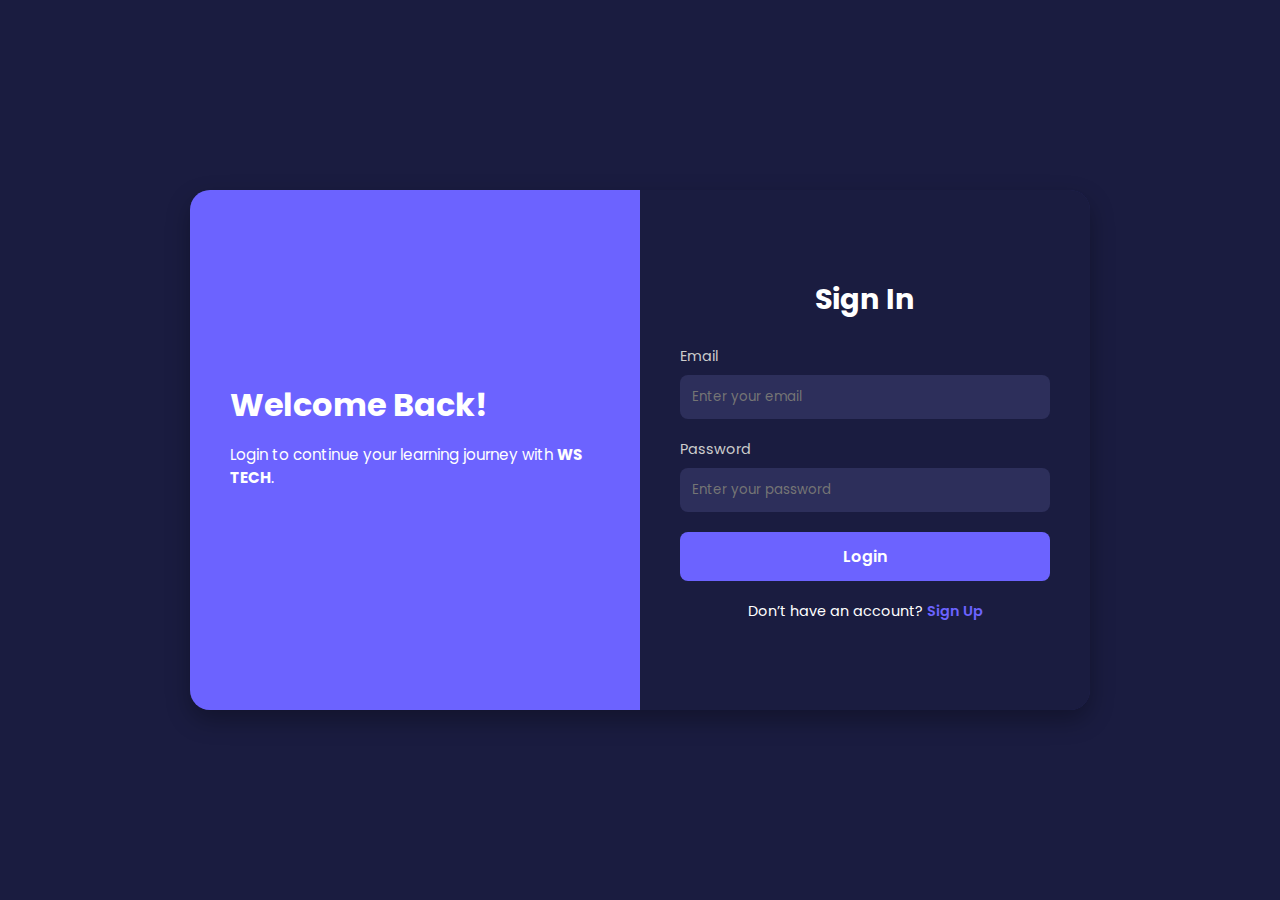
<file: login.html>
<!DOCTYPE html>
<html lang="en">
<head>
  <meta charset="UTF-8">
  <meta name="viewport" content="width=device-width, initial-scale=1.0">
  <title>WS TECH | Login</title>
  <link rel="stylesheet" href="login.css">
</head>
<body>
  <div class="login-container">
    <div class="left-box">
      <h1>Welcome Back!</h1>
      <p>Login to continue your learning journey with <b>WS TECH</b>.</p>
        </div>

    <div class="right-box">
      <h2>Sign In</h2>
      <form id="loginForm">
        <div class="input-group">
          <label>Email</label>
          <input type="email" id="email" placeholder="Enter your email" required>
        </div>

        <div class="input-group">
          <label>Password</label>
          <input type="password" id="password" placeholder="Enter your password" required>
        </div>

        <button type="submit" class="btn">Login</button>
      </form>

      <p class="signup-text">Don’t have an account? <a href="index.html">Sign Up</a></p>
    </div>
  </div>

  <script>
    document.getElementById("loginForm").addEventListener("submit", function(e) {
      e.preventDefault();

      // Dummy check — for example only
      const email = document.getElementById("email").value;
      const password = document.getElementById("password").value;

      if (email && password) {
        window.location.href = "success.html";
      } else {
        alert("Please enter both email and password.");
      }
    });
  </script>

</body>
</html>
</file>
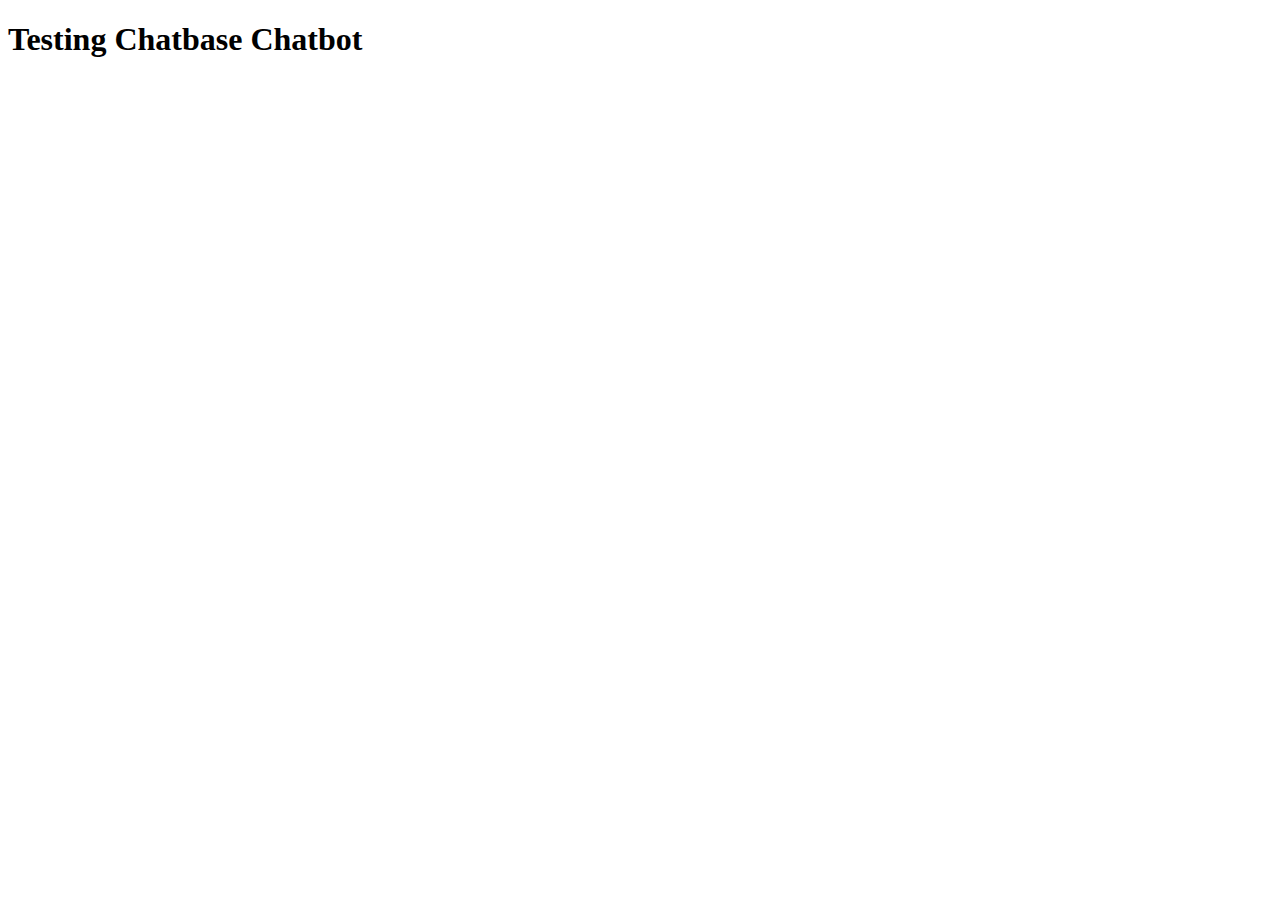
<file: test.html>
<!DOCTYPE html>
<html>
  <head><title>Chatbot Test</title></head>
  <body>
    <h1>Testing Chatbase Chatbot</h1>

    <script>
      window.embeddedChatbotConfig = {
        chatbotId: "C395UuSdFXwMfx-LIY1hw",
        domain: "www.chatbase.co"
      };
    </script>
    <script
      src="https://www.chatbase.co/embed.min.js"
      chatbotId="C395UuSdFXwMfx-LIY1hw"
      domain="www.chatbase.co"
      defer>
    </script>
  </body>
</html>
</file>
<file: style.css>
* {
    margin:0;
    padding:0;
    border:0;
    outline:0;
    text-decoration:none;
    list-style: none;
    box-sizing: border-box;
    
}
 :root{
    --color-primary: #6c63ff;
    --color-success: #00bf8e;
    --color-warning: #f7c94b;
    --color-danger: #f75842;
    --color-danger-variant:rgba(247, 88, 66, 0.4);
    --color-white: #fff;
    --color-light: rgba(255, 255, 255, 0.7);
    --color-black: #000;
    --color-bg: #1f2641;
    --color-bg1: #2e3267;
    --color-bg2: #424898;
    --container-width-1g: 80%;
    --container-width-md: 90%;
    --container-width-sm: 94%;
    --transition: all 400ms ease;
 }

 body{
    font-family: 'Montserrat', sans-serif;
    line-height:1.7;
    color:var(--color-white);
    background:var(--color-bg);
 }

 .container{
    width:var(--container-width-1g);
    margin:0 auto;
}
section{
    padding:6rem 0;
}

section h2{
    text-align:center;
    margin-bottom:4rem;

}

h1,h2,h3,h4,h5{
    line-height: 1.2;
}

h1{
    font-size:2.4rem;
}
h2{
    font-size:2rem;
}
h3{
    font-size:1.6rem;
}
h4{
    font-size:1.3rem;
}
a{
    color:var(--color-white);
}

img{
    width:100%;
    display: block;
    object-fit:cover;
}

.btn{
    display: inline-block;
    background: var(--color-white);
    color: var(--color-black);
    padding:1rem 2rem;
    border:1px solid transparent;
    font-weight: 500;
    transition: var(--transition);
}

.btn:hover{
    background:transparent;
    color:var(--color-white);
    border-color: var(--color-white);
}
 
.btn-primary{
    background: var(--color-danger);
    color:var(--color-white);
}
/* navbar */

nav{
    background: transparent;
    width: 100vw;
    height: 5rem;
    position: fixed;
    top:0;
    z-index: 11;

}

.nav__container{
    height: 100%;
    display:flex;
    justify-content: space-between;
    align-items: center;

}

nav button{
    display: none;

}

.nav__menu{
    display: flex;
    align-items: center;
    gap:4rem;
}

.nav__menu a{
    font-size: 0.9rem;
    transition: all 400ms ease;

}
.nav__menu a:hover{
    color:var(--color-bg2);
}

/* Header */
header{
    position: relative;
    top:5rem;
    overflow: hidden;
    height:70vh;
    margin-bottom: 5rem;

}
.header__container{
    display: grid;
    grid-template-columns: 1fr 1fr;
    align-items: center;
    gap:5rem;
    height: 100%;

}
.header__left p{
    margin:1rem 0 2.4rem;
}
/* categories */
.catagories{
    background: var(--color-bg1);
    height:43rem;

}
.catagories h1{
    line-height: 1;
    margin-bottom: 3rem;
}
.catagories__container{
    display: grid;
    grid-template-columns: 40% 60%;
    /* gap:4rem; */

}
.catagories__left{
    margin-right: 4rem;
}
.catagories__left p{
    margin:1rem 0 3rem;
}
.catagories__right{

    display: grid;
    grid-template-columns: repeat(3 , 1fr);
    gap:1.2rem;
}

.categories{
    background: var(--color-bg2);
    padding:2rem;
    border-radius:2rem;
    transition: var(--transition);

}
.categories:hover{
    box-shadow: 0 3rem 3rem rgba(0,0,0,0.3);
}
.catagories__icon{
    background: var(--color-primary);
    padding: 0.7rem;
    border-radius:0.9rem;
}
.categories h5{
    margin:2rem 0 1rem;
}
.categories p{
    font-size: 0.85rem;
}

.window-scroll{
    background:var(--color-primary);
    box-shadow: 0 1rem 2rem rgba(0,0,0,0.2);
}
/* courses */

.courses{
    margin-top: 10rem;

}
.courses__container{
    display: grid;
    grid-template-columns: repeat(3,1fr);
    gap:2rem;
}
.course{
    background: var(--color-bg);
    text-align: center;
    border:1px solid transparent;
    transition: var(--transition);

}
.course:hover{
    background: transparent;
    border-color: var(--color-primary);
}
.coures__info{
    padding: 2rem;
}

.coures__info p{
    margin: 1.2rem 0 2rem;
    font-size: 0.9rem;
}
/* faqs */
.faqs{
    background: var(--color-bg1);
    box-shadow: inset 0 0 3rem rgba(0,0,0,0.5);
}

.faqs__container{
    display: grid;
    grid-template-columns: 1fr 1fr;
    gap:1rem;
}

.faq{
    padding: 2rem;
    display:flex;
    align-items: center;
    gap:1.4rem;
    height:fit-content;
    background: var(--color-primary);
    cursor:pointer;
}

.faq h4{
    font-size: 1rem;
    line-height: 2.2;

}

.faq__icon{
    align-self: flex-start;
    font-size: 1.2rem;
}

.faq p{
    margin-top:0.8rem;
    display: none;

}
.faq.open p{
    display: block;
}
/* review */
.testimonials__container{
    overflow-x:hidden;
    position: relative;
    margin-bottom: 5rem;

}

.testimonials{
    padding-top:2rem;
}

.avatar{
    width:6rem;
    height:6rem;
    border-radius: 50%;
    overflow: hidden;
    margin:0 auto 1rem;
    border:1rem solid var(--color-bg1);
}

.testimonials__info{
    text-align: center;

}

.testimonials__body{
    background: var(--color-primary);
    padding: 2rem;
    margin-top: 3rem;
    position: relative;
}

.testimonials__body::before{
    content: "";
    display: block;
    background:linear-gradient(-45deg,transparent,var(--color-primary),var(--color-primary));
    width:3rem;
    height:3rem;
    position: absolute;
    left:50%;
    top:-1.5rem;
    transform: rotate(45deg);


}
/* footer */
.footer{
    background: var(--color-bg1);
    padding-top: 5rem;
    font-size: 0.9rem;
}
.footer__container{
    display: grid;
    grid-template-columns: repeat(4 , 1fr);
    gap:5rem;
}
.footer__container > div h4{
    margin-bottom: 1.2rem;

}

.footer__1 p{
    margin:0 0 2rem;
}
.footer ul li{
    margin-bottom:0.7rem;
}
.footer ul li a:hover{
    text-decoration: underline;
}
.footer__socials{
    display: flex;
    gap:1rem;
    font-size: 1.2rem;
    margin-top: 2rem;
}

.btn-primare{
    font-weight: bold;
    display: inline-flex;
    background: var(--color-white);
    color: var(--color-black);
    padding:1rem 2rem;
    border:1px solid transparent;
    transition: var(--transition);
}
</file>
<file: about.css>
/* achievments */

:root{
    --color-primary: #6c63ff;
    --color-success: #00bf8e;
    
    --color-warning: #f7c94b;
    --color-danger: #f75842;
    --color-danger-variant:rgba(247, 88, 66, 0.4);
    --color-white: #fff;
    --color-light: rgba(255, 255, 255, 0.7);
    --color-black: #000;
    --color-bg: #1f2641;
    --color-bg1: #2e3267;
    --color-bg2: #424898;
    --container-width-1g: 80%;
    --container-width-md: 90%;
    --container-width-sm: 94%;
    --transition: all 400ms ease;
 }
.about__achievements{
    margin-top: 3rem;

}
.about__achievements-container{
    display: grid;
    grid-template-columns: 40% 60%;
    gap:5rem;
}
.about__achievements-right > p{
    margin:1.6rem 0 2.5rem;
}

.achievements__cards{
    display: grid;
    grid-template-columns: repeat(3, 1fr);
    gap:1.5rem;
}
.achievements__card{
    background: var(--color-bg1);
    padding: 1,6rem;
    border-radius: 1rem;
    text-align: center;
    transition:var(--transition);
}
.achievements__card:hover{
    background: var(--color-bg2);
    box-shadow: 0 3rem 3rem rgba(0,0,0,0.3);
}
.achievements__icons{
    background: var(--color-danger);
    padding:0.6rem;
    border-radius: 1rem;
    display: inline-block;
    margin-bottom: 2rem;
    font-size: 2rem;
}
.achievements__icon{
    background: var(--color-warning);
    padding:0.6rem;
    border-radius: 1rem;
    display: inline-block;
    margin-bottom: 2rem;
    font-size: 2rem;
}
.achievements__iconss{
    background: var(--color-bg);
    padding:0.6rem;
    border-radius: 1rem;
    display: inline-block;
    margin-bottom: 2rem;
    font-size: 2rem;
}
/* team */
.team{
    background: var(--color-bg1);
    box-shadow: inset 0 0 3rem rgba(0,0,0,0.5);

}
.team__container{
    display: grid;
    grid-template-columns: repeat(4 ,1fr);
    gap:2rem;
}
.team__member{
    background: var(--color-bg2);
    padding: 2rem;
    border:1px solid transparent;
    position: relative;
    overflow: hidden;
}
.team__member:hover{
    background: transparent;
    border-color: var(--color-primary);
}

.team__member-image img{
    filter: saturate(0);

}
.team__member:hover img{
    filter: saturate(1);
}
.team__member-info *{
    text-align: center;
    margin-top: 1.4rem;

}
.team__member-info p{
    color: var(--color-light);
}
.team__member__social{
    position: absolute;
    top:50%;
    right:-100%;
    display: flex;
    flex-direction: column;
    background: var(--color-primary);
    border-radius: 1rem 0 0 1rem;
    transform: translateY(-50%);
    box-shadow: -2rem 0 2rem rgba(0,0,0,0.3);

}

.team__member__social a{
    padding: 1rem;
}

.team__member:hover 
.team__member__social{
    right:0;

}
</file>
<file: contact.css>
:root{
    --color-primary: #6c63ff;
    --color-success: #00bf8e;
    
    --color-warning: #f7c94b;
    --color-danger: #f75842;
    --color-danger-variant:rgba(247, 88, 66, 0.4);
    --color-white: #fff;
    --color-light: rgba(255, 255, 255, 0.7);
    --color-black: #000;
    --color-bg: #1f2641;
    --color-bg1: #2e3267;
    --color-bg2: #424898;
    --container-width-1g: 80%;
    --container-width-md: 90%;
    --container-width-sm: 94%;
    --transition: all 400ms ease;
 }

.contact__container{
    background: var(--color-bg1);
    padding: 4rem;
    display: grid;
    grid-template-columns: 40% 60%;
    gap:4rem;
    height: 30rem;
    margin: 7rem auto;
    border-radius: 1rem;
}

.contact__aside{
    background:var(--color-primary);
    padding: 3rem;
    border-radius: 1rem;
    position: relative;
    bottom: 10rem;
}
.aside__image{
    width: 12rem;
    margin-bottom: 2rem;
}

.contact__aside h2{
    text-align: left;
    margin-bottom: 1rem
}

.contact__aside p{
    font-size: 0.9rem;
    margin-bottom: 2rem;
}

.contact__details li{
    display: flex;
    gap: 1rem;
    align-items: center;
    margin-bottom: 1rem;

}

.contact__socials{
    display: flex;
    gap: 0.8rem;
    margin-top: 3rem;
}

.contact__socials a{
    background: var(--color-bg2);
    padding: 0.5rem;
    border-radius: 50%;
    font-size: 0.9rem;
    transition: var(--transition);
}
.contact__socials:hover{
    background: transparent;

}


/* form */

.contact__form{
    display: flex;
    flex-direction: column;
    gap:1.2rem;
    margin-right: 4rem;
}

.form__name{
    display: flex;
    gap:1.2rem;
}

.contact__form input[type="text"] {
    width: 50%;
}


input , textarea{
    width: 100%;
    padding: 1rem;
    background: var(--color-bg);
    color:var(--color-white);
}

.contact__form .btn{
    width: max-content;
    cursor: pointer;
    margin-top: 1rem;
}
</file>
<file: login.css>
@import url('https://fonts.googleapis.com/css2?family=Poppins:wght@400;600&display=swap');

* {
  margin: 0;
  padding: 0;
  box-sizing: border-box;
  font-family: 'Poppins', sans-serif;
}

body {
  background-color: #1A1C40;
  color: #fff;
  display: flex;
  justify-content: center;
  align-items: center;
  height: 100vh;
}

.login-container {
  display: flex;
  width: 900px;
  height: 520px;
  background-color: #26285A;
  border-radius: 20px;
  overflow: hidden;
  box-shadow: 0 10px 25px rgba(0,0,0,0.3);
}

/* Left Side */
.left-box {
  background-color: #6C63FF;
  flex: 1;
  padding: 40px;
  display: flex;
  flex-direction: column;
  justify-content: center;
  color: #fff;
}

.left-box h1 {
  font-size: 2rem;
  margin-bottom: 15px;
}

.left-box p {
  font-size: 0.95rem;
  margin-bottom: 30px;
  line-height: 1.5;
}

.left-box img {
  width: 90%;
  max-width: 350px;
  align-self: center;
}

/* Right Side */
.right-box {
  flex: 1;
  background-color: #1A1C40;
  padding: 40px;
  display: flex;
  flex-direction: column;
  justify-content: center;
}

.right-box h2 {
  text-align: center;
  font-size: 1.8rem;
  margin-bottom: 25px;
}

.input-group {
  margin-bottom: 20px;
}

label {
  display: block;
  font-size: 0.9rem;
  margin-bottom: 8px;
  color: #ccc;
}

input {
  width: 100%;
  padding: 12px;
  border-radius: 8px;
  border: none;
  background-color: #2D2F5B;
  color: white;
}

input:focus {
  outline: 2px solid #6C63FF;
}

.btn {
  width: 100%;
  background-color: #6C63FF;
  border: none;
  padding: 12px;
  color: #fff;
  font-weight: 600;
  font-size: 1rem;
  border-radius: 8px;
  cursor: pointer;
  transition: 0.3s;
}

.btn:hover {
  background-color: #5a54e0;
}

.signup-text {
  text-align: center;
  margin-top: 20px;
  font-size: 0.9rem;
}

.signup-text a {
  color: #6C63FF;
  text-decoration: none;
  font-weight: 600;
}

.signup-text a:hover {
  text-decoration: underline;
}

/* Responsive */
@media (max-width: 768px) {
  .login-container {
    flex-direction: column;
    width: 90%;
    height: auto;
  }

  .left-box, .right-box {
    flex: none;
    width: 100%;
    text-align: center;
  }

  .left-box img {
    width: 60%;
  }
}
</file>
